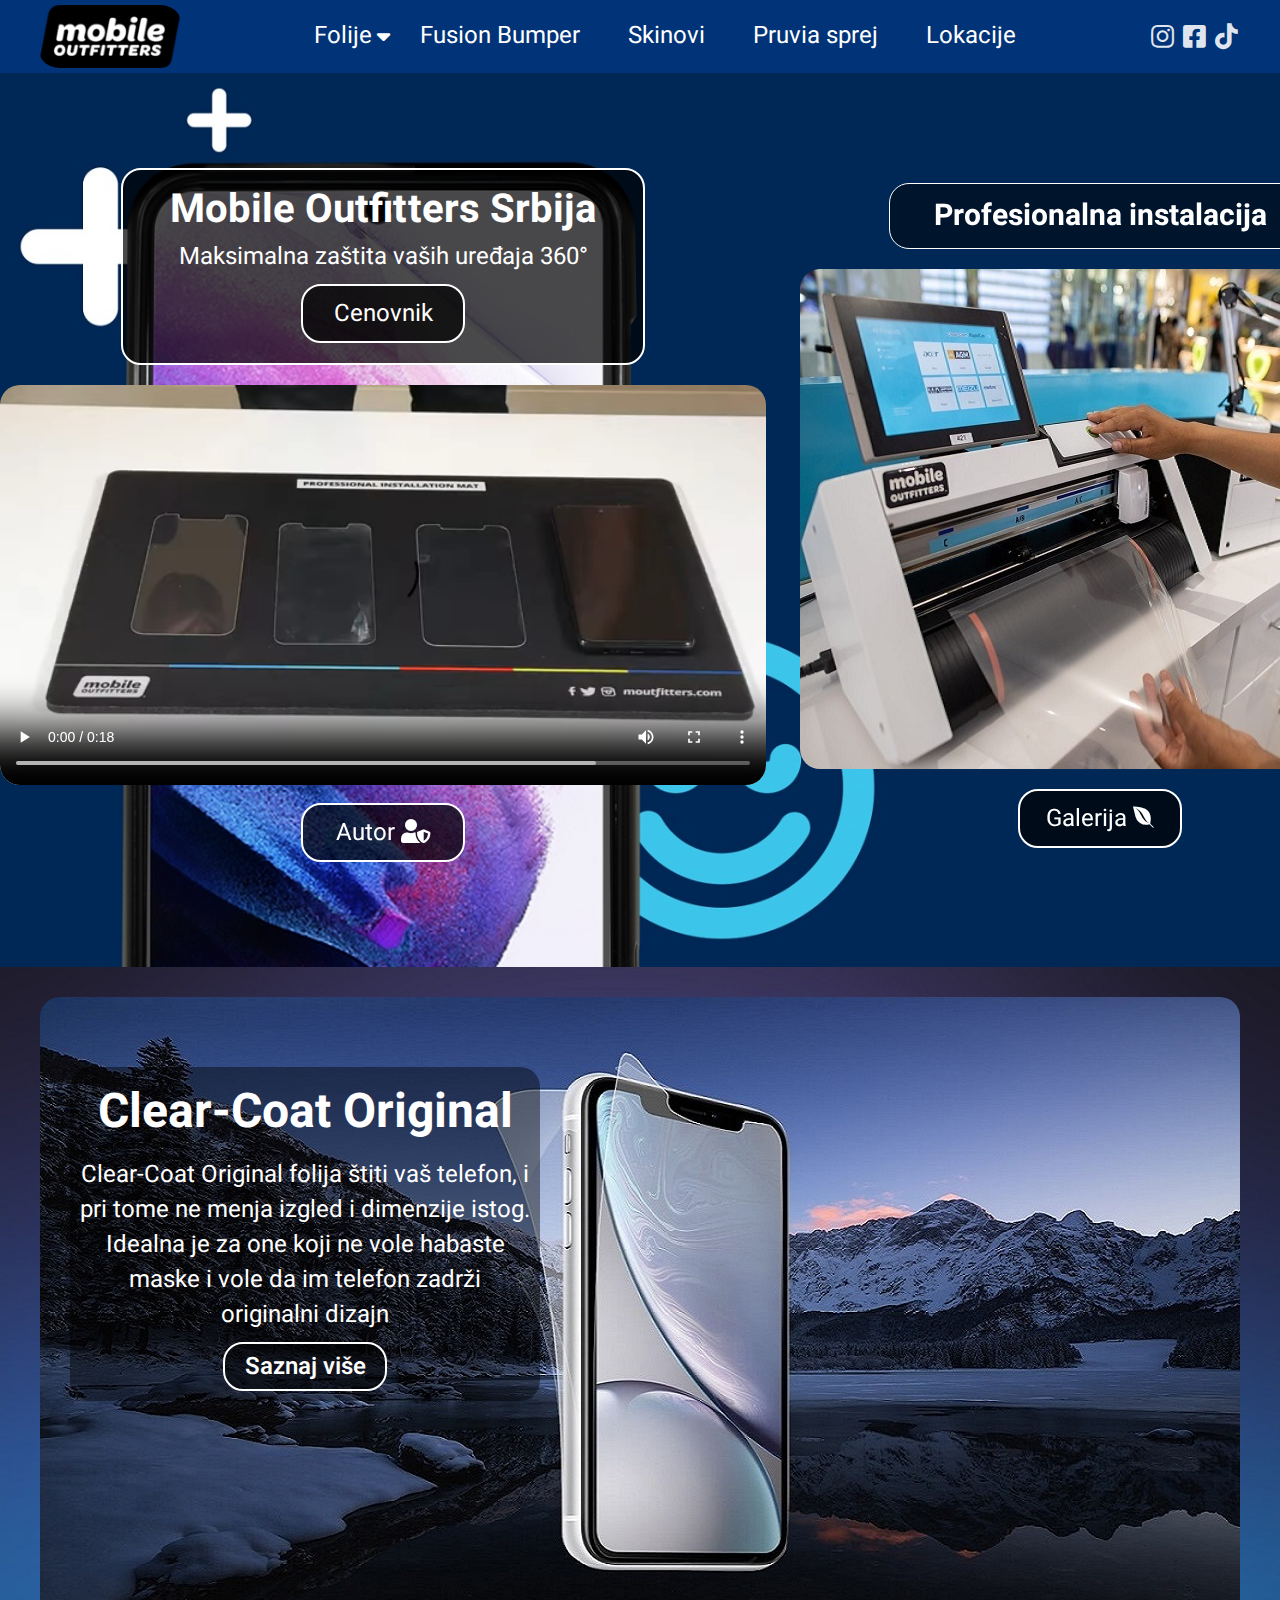
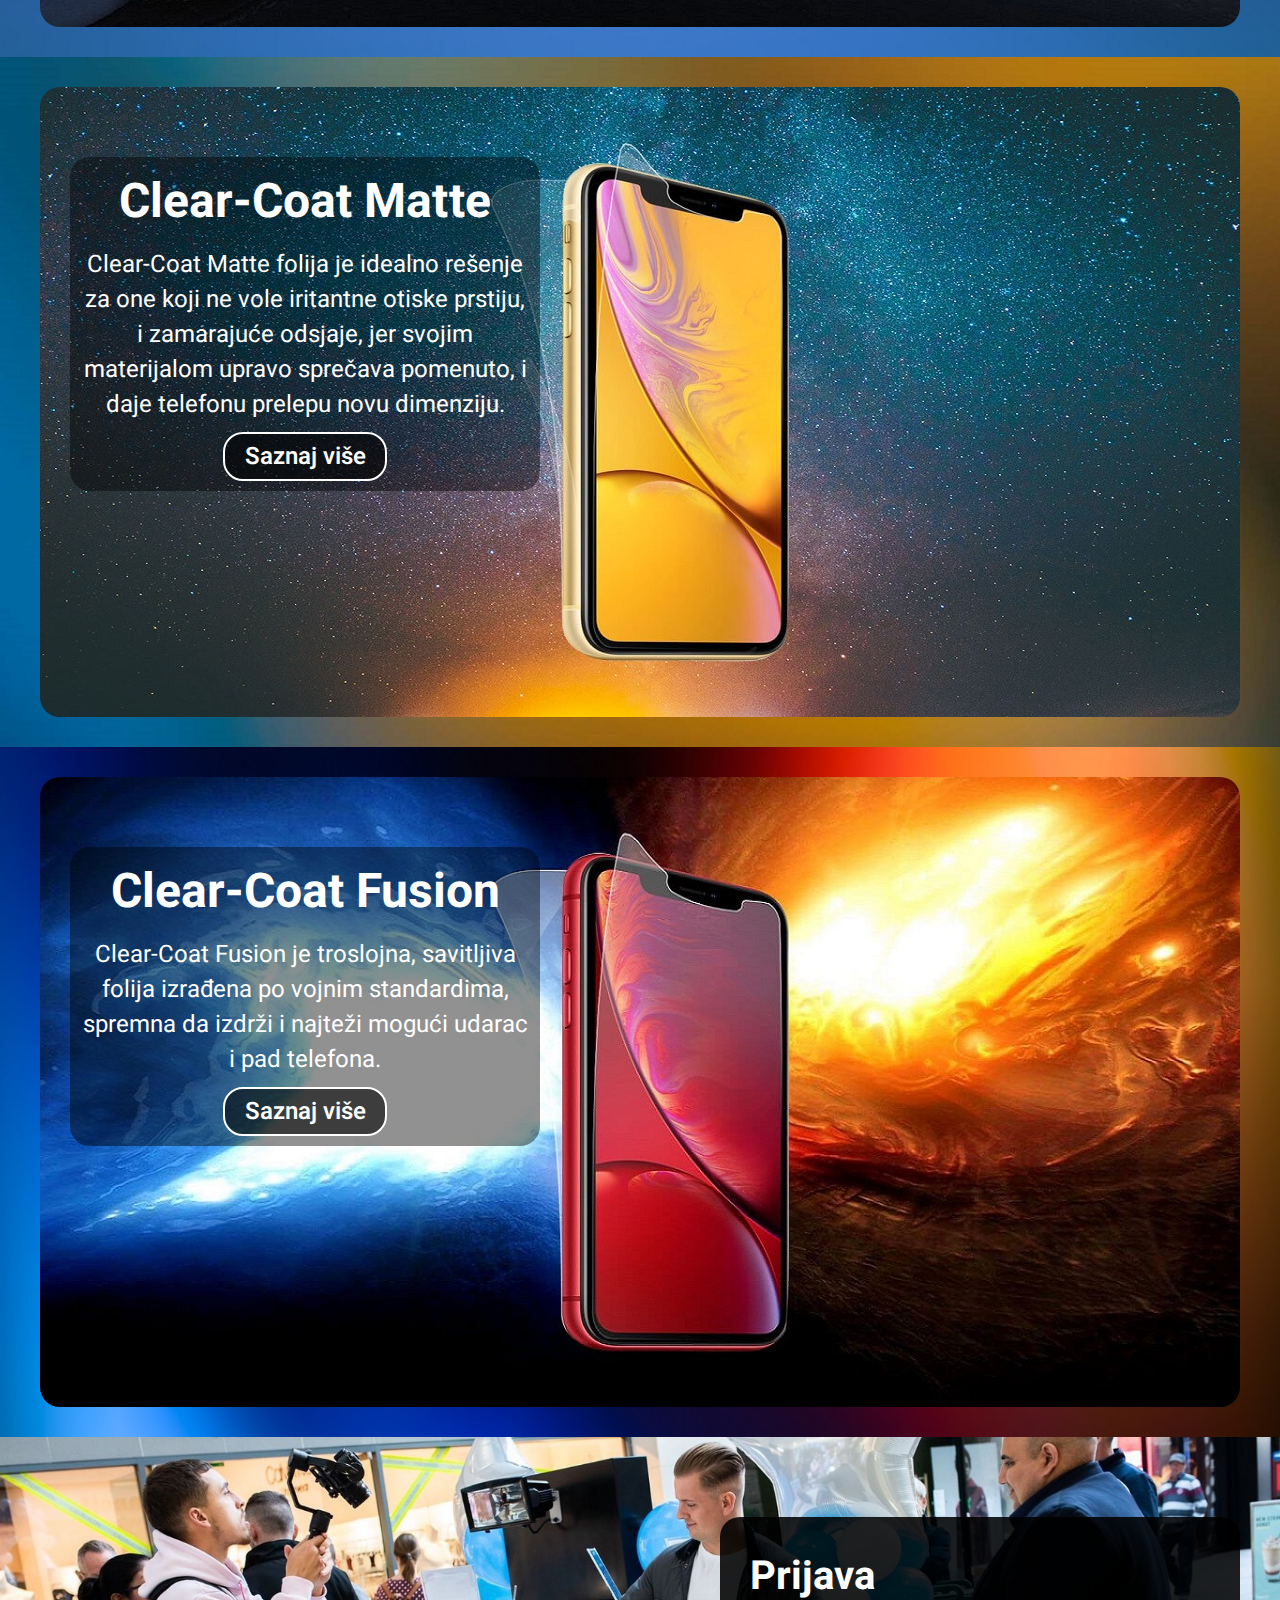
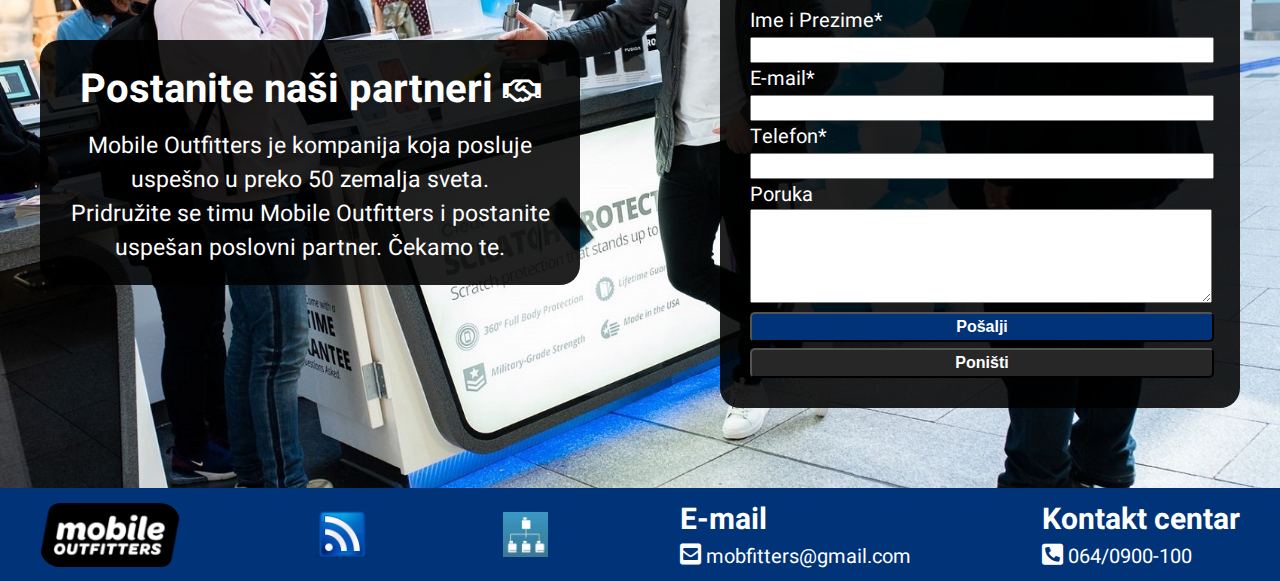
<file: index.html>
<!DOCTYPE html>
<html>
    <head>
        <meta charset="utf-8"/>
        <meta name="author" content="Nikola Janjić"/>
        <meta name="keywords" content="Mobile Outfitters Srbija, Folije"/>
        <meta name="desription" content="Najbolja zaštita mobilnih telefona"/>
        <link rel="preconnect" href="https://fonts.googleapis.com"/>
        <link rel="preconnect" href="https://fonts.gstatic.com" crossorigin/>
        <link rel="stylesheet" href="https://fonts.googleapis.com/css2?family=Heebo:wght@200;300;400;600;700;800;900&amp;display=swap"/> 
        <title>Mobile Outfitters Srbija</title>
        <link rel="icon" href="slike/Mobile-Outfitters-Logo.png" />
        <link rel="stylesheet" type="text/css" href="css/style.css"/>
        <link rel="stylesheet" href="fontawesome-free-5.15.4-web/css/all.min.css" />
    </head>
    <body>
        <div id="contain">

                <header>
                    <div class="wrapper">
                        <div class="logo">
                            <a href="index.html"><img src="slike/Mobile-Outfitters-Logo.png" alt="Logo"/></a>
                        </div>
                        <nav>
                            <ul>
                                <li><a href="#">Folije <i class="fas fa-sort-down"></i></a>
                                    <ul>
                                        <li><a href="stranice/original.html">Clear-Coat Original</a></li>
                                        <li><a href="stranice/matte.html">Clear-Coat Matte</a></li>
                                        <li><a href="stranice/fusion.html">Clear-Coat Fusion</a></li>
                                    </ul>
                                </li>
                                <li><a href="stranice/bumper.html">Fusion Bumper</a></li>
                                <li><a href="stranice/skins.html">Skinovi</a></li>
                                <li><a href="stranice/pruvia.html">Pruvia sprej</a></li>
                                <li><a href="stranice/lokacije.html">Lokacije</a></li>
                            </ul>
                        </nav>
                        <div id="social">
                            <a href="https://www.instagram.com/mobileoutfitterssrbija/?hl=en" target="_blank"><i class="fab fa-instagram mreze"></i></a>
                            <a href="https://www.facebook.com/mobileoutfittersserbia/" target="_blank"><i class="fab fa-facebook-square mreze"></i></a>
                            <a href="https://twitter.com/mobileoutfitter?lang=fr" target="_blank"><i class="fab fa-tiktok mreze"></i></a>
                        </div>
                </div><!--end of .wrapper-->
            </header><!--end of header-->

            <div id="uvod">
                <div class="wrapper">
                    <div id="mainUvoda">
                        <div id="uvodniTekst">
                            <h1>Mobile Outfitters Srbija</h1>
                            <span id="miniTekst">Maksimalna zaštita vaših uređaja 360&#176;</span>
                            <span><a href="stranice/cenovnik.html">Cenovnik</a></span>
                        </div>
                        <div id="videoMob">
                            <video controls class="video">
                                <source src="video/fusion_vs_glass.mp4" type="video/mp4"/>
                            </video>
                        </div>
                        <div id="autorSajta">
                            <span id="spanAut"><a href="stranice/autor.html">Autor <i class="fas fa-user-shield"></i></a></span>
                        </div>
                    </div>
                    <div id="slider">
                        <span id="textInst"><h2>Profesionalna instalacija</h2></span>
                        <div id="pictSlide">
                        
                        </div>
                        <div id="galerija">
                            <span><a href="stranice/galerija.html">Galerija <i class="fab fa-envira"></i></a></span>
                        </div>
                    </div>
                </div><!--end of .wrapper-->
            </div><!--end of #uvod-->
            
           <div id="glavneFolije">
                <div id="clearCoat" class="tekstMain">
                    <div class="wrapper clearCoatFlex">
                        <div class="textFolija">
                            <h1>Clear-Coat Original</h1>
                            <p>Clear-Coat Original folija štiti vaš telefon, i pri tome ne menja izgled i dimenzije istog. Idealna je za one koji ne vole habaste maske i vole da im telefon zadrži originalni dizajn</p>
                            <span class="spanTeksta"><a href="stranice/original.html">Saznaj više</a></span>
                        </div><!--end of .text-->
                    </div><!--end of .wrapper-->
                </div><!-- #ClearCoat-->
                <div id="matte" class="tekstMain">
                    <div class="wrapper matteflex">
                        <div class="textFolija">
                            <h1>Clear-Coat Matte</h1>
                            <p>Clear-Coat Matte folija je idealno rešenje za one koji ne vole iritantne otiske prstiju, i zamarajuće odsjaje, jer svojim materijalom upravo sprečava pomenuto, i daje telefonu prelepu novu dimenziju.</p>
                            <span class="spanTeksta"><a href="stranice/matte.html">Saznaj više</a></span>
                        </div><!-- end of .textMate-->
                    </div><!--end of .wrapper-->
                </div><!-- end of #mate -->
                <div id="fusion" class="tekstMain">
                    <div class="wrapper fusionflex">
                        <div class="textFolija">
                            <h1>Clear-Coat Fusion</h1>
                            <p>Clear-Coat Fusion je troslojna, savitljiva folija izrađena po vojnim standardima, spremna da izdrži i najteži mogući udarac i pad telefona.</p>
                            <span class="spanTeksta"><a href="stranice/fusion.html">Saznaj više</a></span>
                        </div><!--end of .textFolija-->
                    </div><!-- end of .fusionflex -->
                </div><!-- end of #glavneFolije-->
            </div><!--end of #glavneFolije-->

            <div id="partnerstvo">
                
                <div class="wrapper">
                    <div id="tekstPartner">
                        <h1>Postanite naši partneri <i class="far fa-handshake iconsPartnership"></i></h1>
                        <p>Mobile Outfitters je kompanija koja posluje uspešno u preko 50 zemalja sveta. <br/> Pridružite se timu Mobile Outfitters i postanite uspešan poslovni partner. Čekamo te.</p>
                    </div>
                    <form id="partnerPart" name="partnerPart" method="post" action="kontakt.php">
                            <div id="naslovForme"><h1>Prijava</h1></div>
                            <div class="inputi">
                                <label for="imePrezime">Ime i Prezime&#42; </label>
                                <input type="text" id="imePrezime" required/>
                            </div>
                            <div class="inputi">
                                <label for="email">E-mail&#42;</label>
                                <input type="text" id="email" required/>
                            </div>
                            <div class="inputi">
                                <label for="telefon">Telefon&#42;</label>
                                <input type="text" id="telefon" required/>
                            </div>
                            <div class="inputi">
                                <label for="text">Poruka</label>
                                <textarea id="text" name="text" rows="4"></textarea>
                            </div>
                            <div class="inputi">
                                <input type="submit" id="potvrda" name="potvrda" class="button" value="Pošalji"/> <input type="reset" id="reset" name="resetovanje" value="Poništi" class="button"/>
                            </div>
                    </form><!-- end of form-->

                </div><!--end of .wrapper-->
            </div><!-- end of #partnerstvo-->
            
            <footer>
                <div class="wrapper">
                    <div class="logo">
                        <a href="index.html"><img src="slike/Mobile-Outfitters-Logo.png" alt="logo"/></a> 
                    </div>
                    <div id="rss">
                        <a href="rss.xml" target="_blank"><img src="slike/rss_blue.png" alt="rssIcon" /></a>
                    </div>
                    <div id="sitemap">
                        <a href="sitemap.xml" target="_blank"><img src="slike/sitemap.jpg" alt="sitemap"/></a>
                    </div>
                    <div id="email" class="infPoz">
                        <ul>
                            <li><h2>E-mail</h2></li>
                            <li><a href="http://gmail.com" target="_blank"><i class="fas fa-envelope-square ikonsFooter"></i> mobfitters&#64;gmail&#46;com</a></li>
                        </ul>
                    </div>
                    <div class="infPoz">
                        <ul>
                            <li><h2>Kontakt centar</h2></li>
                            <li><i class="fas fa-phone-square-alt ikonsFooter"></i> 064/0900-100</li>
                        </ul>
                    </div>
                </div><!--end of .wrapper-->
            </footer><!-- end of footer-->
            
        </div><!--end of #contain-->
    </body>
</html>
</file>
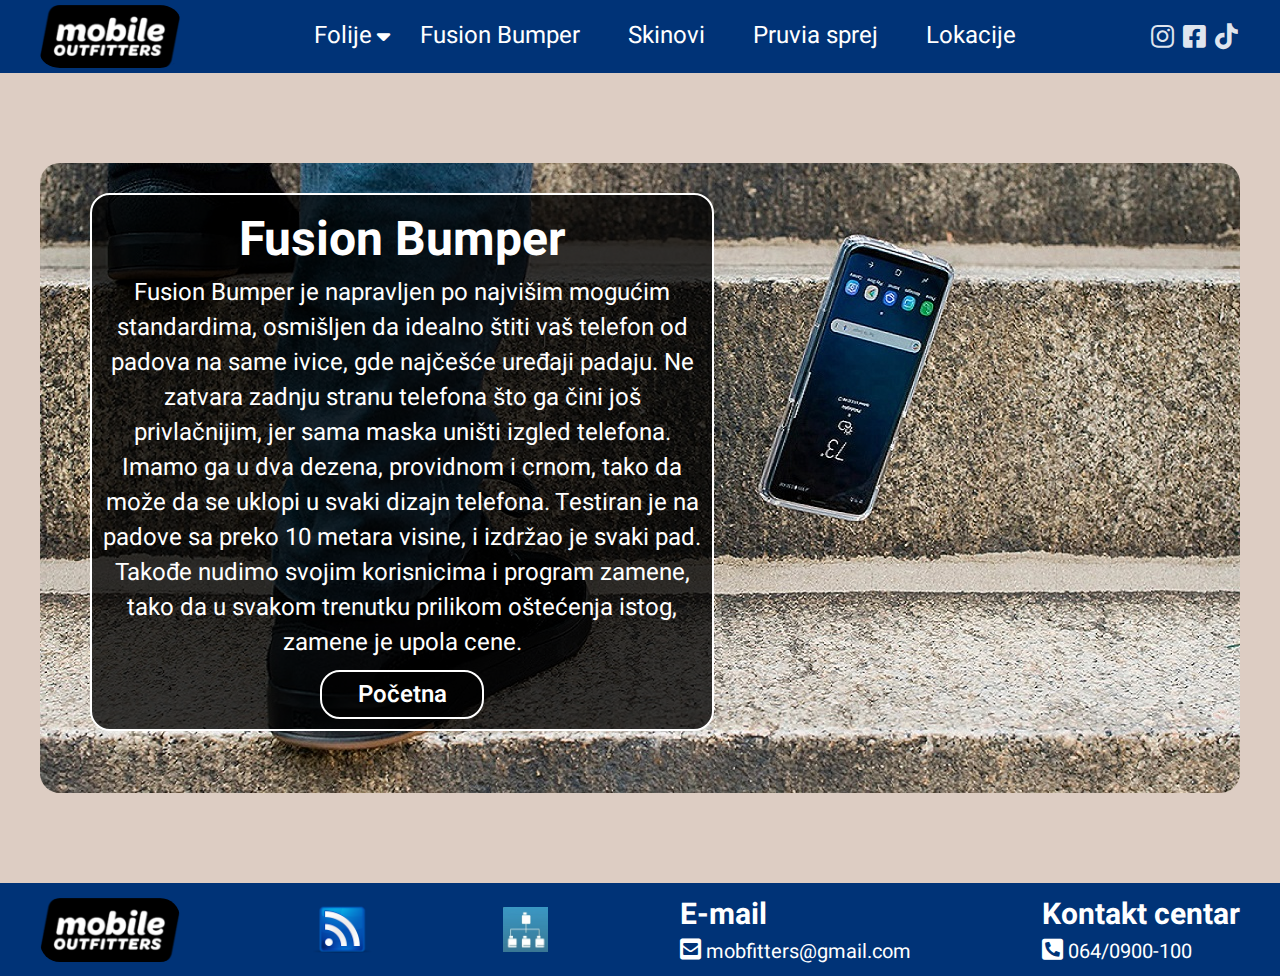
<file: stranice/bumper.html>
<!DOCTYPE html>
<html>
    <head>
        <meta charset="utf-8"/>
        <meta name="author" content="Nikola Janjić"/>
        <meta name="keywords" content="Fusion-Bumper, padova"/>
        <meta name="desription" content="idealno rešenje od padova na ivicu telefona"/>
        <link rel="preconnect" href="https://fonts.googleapis.com"/>
        <link rel="preconnect" href="https://fonts.gstatic.com" crossorigin/>
        <link rel="stylesheet" href="https://fonts.googleapis.com/css2?family=Heebo:wght@200;300;400;600;700;800;900&amp;display=swap"/> 
        <title>Fusion Bumper</title>
        <link rel="icon" href="../slike/Mobile-Outfitters-Logo.png" />
        <link rel="stylesheet" type="text/css" href="../css/style.css"/>
        <link rel="stylesheet" href="../fontawesome-free-5.15.4-web/css/all.min.css" />
    </head>
    <body>
        <section>

            <header>
                <div class="wrapper">
                    <div class="logo">
                        <a href="../index.html"><img src="../slike/Mobile-Outfitters-Logo.png" alt="Logo"/></a>
                    </div>
                    <nav>
                        <ul>
                            <li><a href="#">Folije <i class="fas fa-sort-down"></i></a>
                                <ul>
                                    <li><a href="../stranice/original.html">Clear-Coat Original</a></li>
                                    <li><a href="../stranice/matte.html">Clear-Coat Matte</a></li>
                                    <li><a href="../stranice/fusion.html">Clear-Coat Fusion</a></li>
                                </ul>
                            </li>
                            <li><a href="../stranice/bumper.html">Fusion Bumper</a></li>
                            <li><a href="../stranice/skins.html">Skinovi</a></li>
                            <li><a href="../stranice/pruvia.html">Pruvia sprej</a></li>
                            <li><a href="../stranice/lokacije.html">Lokacije</a></li>
                        </ul>
                    </nav>
                    <div id="social">
                        <a href="https://www.instagram.com/mobileoutfitterssrbija/?hl=en" target="_blank"><i class="fab fa-instagram mreze"></i></a>
                        <a href="https://www.facebook.com/mobileoutfittersserbia/" target="_blank"><i class="fab fa-facebook-square mreze"></i></a>
                        <a href="https://twitter.com/mobileoutfitter?lang=fr" target="_blank"><i class="fab fa-tiktok mreze"></i></a>
                    </div>
            </div><!--end of .wrapper-->
        </header><!--end of header-->

        <div id="mainBumper">
            <div class="wrapper">
                <div class="veciTekst">
                    <h1>Fusion Bumper</h1>
                    <p>Fusion Bumper je napravljen po najvišim mogućim standardima, osmišljen da idealno štiti vaš telefon od padova na same ivice, gde najčešće uređaji padaju. Ne zatvara zadnju stranu telefona što ga čini još privlačnijim, jer sama maska uništi izgled telefona. Imamo ga u dva dezena, providnom i crnom, tako da može da se uklopi u svaki dizajn telefona. Testiran je na padove sa preko 10 metara visine, i izdržao je svaki pad. Takođe nudimo svojim korisnicima i program zamene, tako da u svakom trenutku prilikom oštećenja istog, zamene je upola cene. </p>
                    <span class="spanTeksta"><a href="../index.html">Početna</a></span>
                </div>
            </div><!-- end of .wrapper -->
        </div><!-- end of #mainOriginal -->

        <footer>
            <div class="wrapper">
                <div class="logo">
                    <a href="../index.html"><img src="../slike/Mobile-Outfitters-Logo.png" alt="logo"/></a> 
                </div>
                <div id="rss">
                    <a href="../rss.xml" target="_blank"><img src="../slike/rss_blue.png" alt="rssIcon" /></a>
                </div>
                <div id="sitemap">
                    <a href="../sitemap.xml" target="_blank"><img src="../slike/sitemap.jpg" alt="sitemap"/></a>
                </div>
                <div id="email" class="infPoz">
                    <ul>
                        <li><h2>E-mail</h2></li>
                        <li><a href="http://gmail.com" target="_blank"><i class="fas fa-envelope-square ikonsFooter"></i> mobfitters&#64;gmail&#46;com</a></li>
                    </ul>
                </div>
                <div class="infPoz">
                    <ul>
                        <li><h2>Kontakt centar</h2></li>
                        <li><i class="fas fa-phone-square-alt ikonsFooter"></i> 064/0900-100</li>
                    </ul>
                </div>
            </div><!--end of .wrapper-->
        </footer><!-- end of footer-->


        </section> <!-- end of section-->
    </body>
</html>
</file>
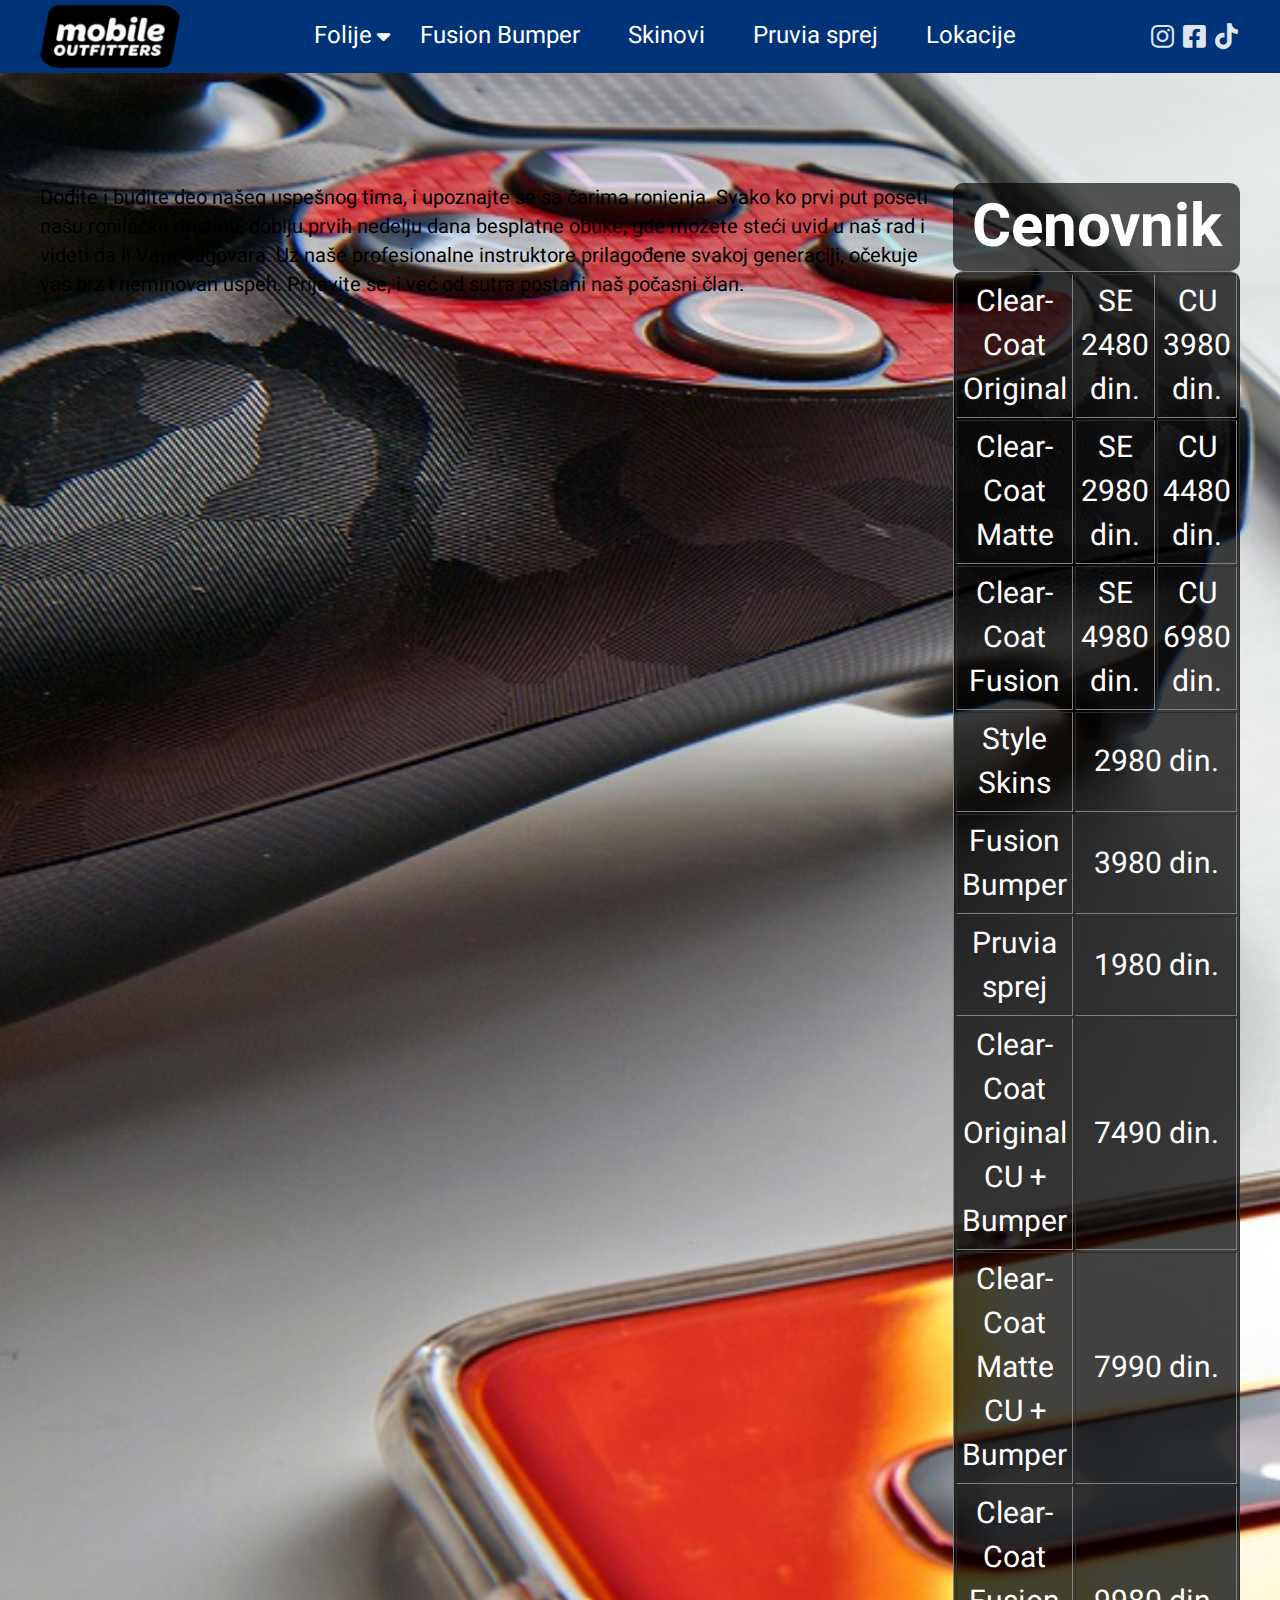
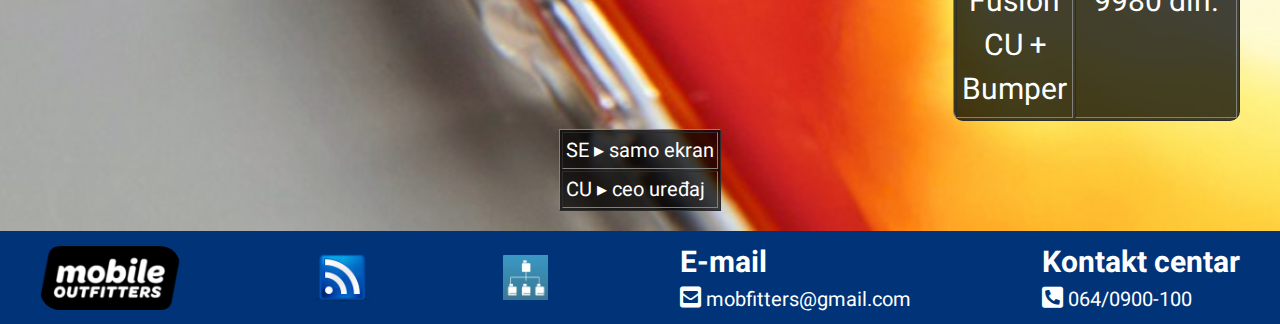
<file: stranice/cenovnik.html>
<!DOCTYPE html>
<html>
    <head>
        <meta charset="utf-8"/>
        <meta name="author" content="Nikola Janjić"/>
        <meta name="keywords" content="cene, samo ekran, ceo uređaj"/>
        <meta name="desription" content="cenovnik proizvoda"/>
        <link rel="preconnect" href="https://fonts.googleapis.com"/>
        <link rel="preconnect" href="https://fonts.googleapis.com"/>
        <link rel="preconnect" href="https://fonts.gstatic.com" crossorigin/>
        <link rel="stylesheet" href="https://fonts.googleapis.com/css2?family=Heebo:wght@200;300;400;600;700;800;900&amp;display=swap"/> 
        <title>Cenovnik</title>
        <link rel="icon" href="../slike/Mobile-Outfitters-Logo.png" />
        <link rel="stylesheet" type="text/css" href="../css/style.css"/>
        <link rel="stylesheet" href="../fontawesome-free-5.15.4-web/css/all.min.css" />
    </head>
    <body>
        <section>
            <header>
                <div class="wrapper">
                    <div class="logo">
                        <a href="../index.html"><img src="../slike/Mobile-Outfitters-Logo.png" alt="Logo"/></a>
                    </div>
                    <nav>
                        <ul>
                            <li><a href="#">Folije <i class="fas fa-sort-down"></i></a>
                                <ul>
                                    <li><a href="../stranice/original.html">Clear-Coat Original</a></li>
                                    <li><a href="../stranice/matte.html">Clear-Coat Matte</a></li>
                                    <li><a href="../stranice/fusion.html">Clear-Coat Fusion</a></li>
                                </ul>
                            </li>
                            <li><a href="../stranice/bumper.html">Fusion Bumper</a></li>
                            <li><a href="../stranice/skins.html">Skinovi</a></li>
                            <li><a href="../stranice/pruvia.html">Pruvia sprej</a></li>
                            <li><a href="../stranice/lokacije.html">Lokacije</a></li>
                        </ul>
                    </nav>
                    <div id="social">
                        <a href="https://www.instagram.com/mobileoutfitterssrbija/?hl=en" target="_blank"><i class="fab fa-instagram mreze"></i></a>
                        <a href="https://www.facebook.com/mobileoutfittersserbia/" target="_blank"><i class="fab fa-facebook-square mreze"></i></a>
                        <a href="https://twitter.com/mobileoutfitter?lang=fr" target="_blank"><i class="fab fa-tiktok mreze"></i></a>
                    </div>
            </div><!--end of .wrapper-->
        </header><!--end of header-->

            <div id="centar">
                <div class="wrapper">
                    <div id="textCenovnik">
                        <p>Dođite i budite deo našeg uspešnog tima, i upoznajte se sa čarima ronjenja. Svako ko prvi put poseti našu ronilačku družinu, dobiju prvih nedelju dana besplatne obuke, gde možete steći uvid u naš rad i videti da li Vam odgovara. Uz naše profesionalne instruktore prilagođene svakoj generaciji, očekuje vas brz i neminovan uspeh. Prijavite se, i već od sutra postani naš počasni član.
                        </p>
                    </div>
                    <table border='1' id="tabelaCene">
                        <tbody>
                            <caption><h1>Cenovnik</h1></caption>
                            <tr>
                                <td>Clear-Coat Original</td>
                                <td>SE 2480 din.</td>
                                <td>CU 3980 din.</td>
                            </tr>
                            <tr>
                                <td>Clear-Coat Matte</td>
                                <td>SE 2980 din.</td>
                                <td>CU 4480 din.</td>
                            </tr>
                            <tr>
                                <td>Clear-Coat Fusion</td>
                                <td>SE 4980 din.</td>
                                <td>CU 6980 din.</td>
                            </tr>
                            <tr>
                                <td>Style Skins</td>
                                <td colspan="2">2980 din.</td>
                            </tr>
                            <tr>
                                <td>Fusion Bumper</td>
                                <td colspan="2">3980 din.</td>
                            </tr>
                            <tr>
                                <td>Pruvia sprej</td>
                                <td colspan="2">1980 din.</td>
                            </tr>
                            <tr>
                                <td>Clear-Coat Original CU + Bumper</td>
                                <td colspan="2">7490 din.</td>
                            </tr>
                            <tr>
                                <td>Clear-Coat Matte CU + Bumper</td>
                                <td colspan="2">7990 din.</td>
                            </tr>
                            <tr>
                                <td>Clear-Coat Fusion CU + Bumper</td>
                                <td colspan="2">9980 din.</td>
                            </tr>
                        </tbody>
                    </table>
                    <div id="smernice">
                        <table border='1'>
                            <tbody>
                                <tr>
                                    <td>SE &#9656; samo ekran</td>
                                </tr>
                                <tr>
                                    <td>CU &#9656; ceo uređaj</td>
                                </tr>
                            </tbody>
                        </table>
                    </div>
                    
                </div><!--end of .wrapper-->
            </div><!--end of #center-->

            <footer>
                <div class="wrapper">
                    <div class="logo">
                        <a href="../index.html"><img src="../slike/Mobile-Outfitters-Logo.png" alt="logo"/></a> 
                    </div>
                    <div id="rss">
                        <a href="../rss.xml" target="_blank"><img src="../slike/rss_blue.png" alt="rssIcon" /></a>
                    </div>
                    <div id="sitemap">
                        <a href="../sitemap.xml" target="_blank"><img src="../slike/sitemap.jpg" alt="sitemap"/></a>
                    </div>
                    <div id="email" class="infPoz">
                        <ul>
                            <li><h2>E-mail</h2></li>
                            <li><a href="http://gmail.com" target="_blank"><i class="fas fa-envelope-square ikonsFooter"></i> mobfitters&#64;gmail&#46;com</a></li>
                        </ul>
                    </div>
                    <div class="infPoz">
                        <ul>
                            <li><h2>Kontakt centar</h2></li>
                            <li><i class="fas fa-phone-square-alt ikonsFooter"></i> 064/0900-100</li>
                        </ul>
                    </div>
                </div><!--end of .wrapper-->
            </footer><!-- end of footer-->

        </section>
    </body>
</html>
</file>
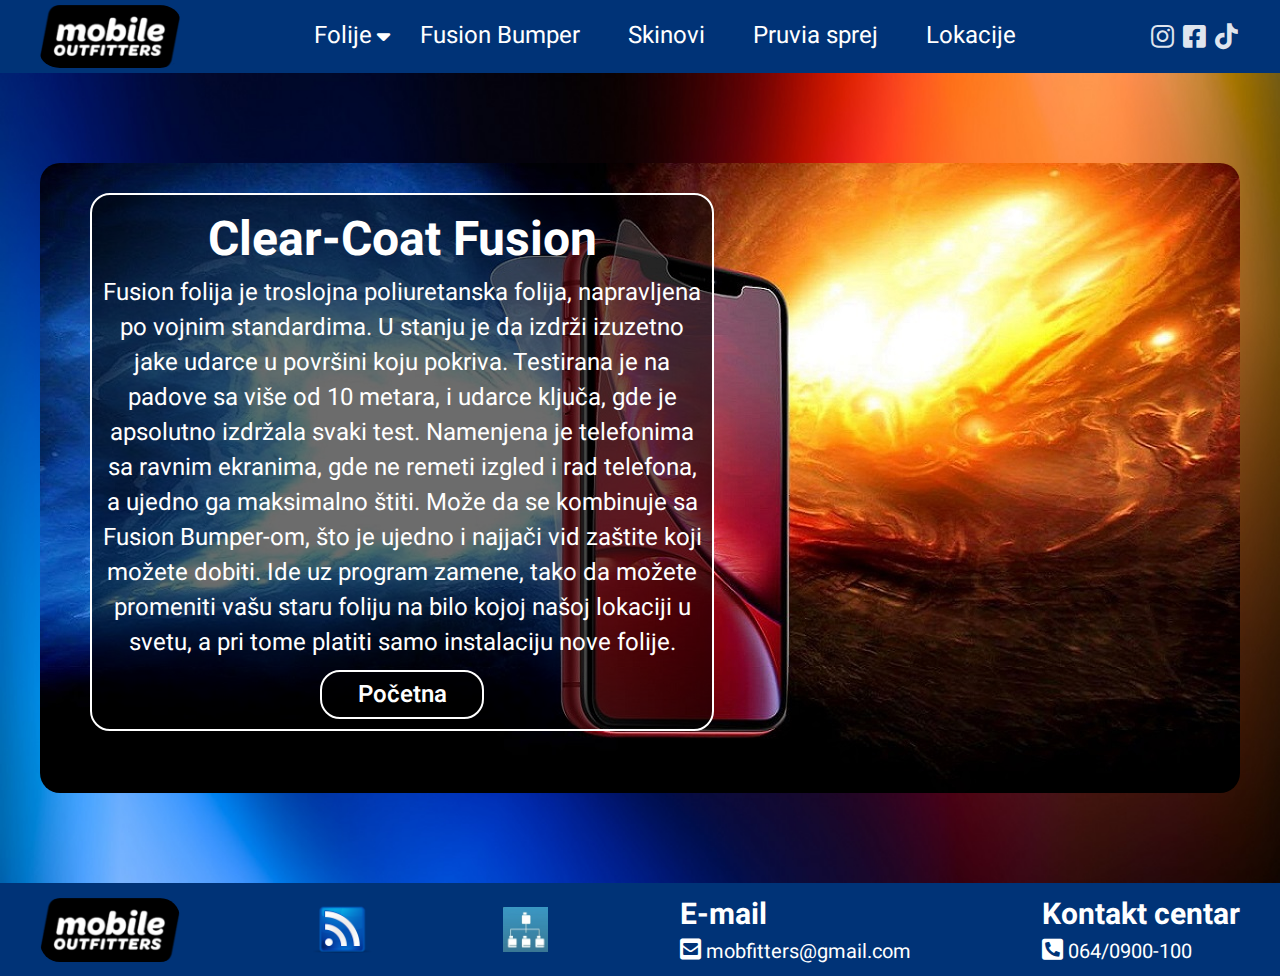
<file: stranice/fusion.html>
<!DOCTYPE html>
<html>
    <head>
        <meta charset="utf-8"/>
        <meta name="author" content="Nikola Janjić"/>
        <meta name="keywords" content="fusion, Clear Coat Fusion"/>
        <meta name="desription" content="zaštita koja maksimalno štiti vaš uređaj"/>
        <link rel="preconnect" href="https://fonts.googleapis.com"/>
        <link rel="preconnect" href="https://fonts.gstatic.com" crossorigin/>
        <link rel="stylesheet" href="https://fonts.googleapis.com/css2?family=Heebo:wght@200;300;400;600;700;800;900&amp;display=swap"/> 
        <title>Clear-Coat Fusion</title>
        <link rel="icon" href="../slike/Mobile-Outfitters-Logo.png" />
        <link rel="stylesheet" type="text/css" href="../css/style.css"/>
        <link rel="stylesheet" href="../fontawesome-free-5.15.4-web/css/all.min.css" />
    </head>
    <body>
        <section>
            <header>
                <div class="wrapper">
                    <div class="logo">
                        <a href="../index.html"><img src="../slike/Mobile-Outfitters-Logo.png" alt="Logo"/></a>
                    </div>
                    <nav>
                        <ul>
                            <li><a href="#">Folije <i class="fas fa-sort-down"></i></a>
                                <ul>
                                    <li><a href="../stranice/original.html">Clear-Coat Original</a></li>
                                    <li><a href="../stranice/matte.html">Clear-Coat Matte</a></li>
                                    <li><a href="../stranice/fusion.html">Clear-Coat Fusion</a></li>
                                </ul>
                            </li>
                            <li><a href="../stranice/bumper.html">Fusion Bumper</a></li>
                            <li><a href="../stranice/skins.html">Skinovi</a></li>
                            <li><a href="../stranice/pruvia.html">Pruvia sprej</a></li>
                            <li><a href="../stranice/lokacije.html">Lokacije</a></li>
                        </ul>
                    </nav>
                    <div id="social">
                        <a href="https://www.instagram.com/mobileoutfitterssrbija/?hl=en" target="_blank"><i class="fab fa-instagram mreze"></i></a>
                        <a href="https://www.facebook.com/mobileoutfittersserbia/" target="_blank"><i class="fab fa-facebook-square mreze"></i></a>
                        <a href="https://twitter.com/mobileoutfitter?lang=fr" target="_blank"><i class="fab fa-tiktok mreze"></i></a>
                    </div>
            </div><!--end of .wrapper-->
        </header><!--end of header-->
        
        <div id="mainFusion">
            <div class="wrapper">
                <div class="veciTekst">
                    <h1>Clear-Coat Fusion</h1>
                    <p>Fusion folija je troslojna poliuretanska folija, napravljena po vojnim standardima. U stanju je da izdrži izuzetno jake udarce u površini koju pokriva. Testirana je na padove sa više od 10 metara, i udarce ključa, gde je apsolutno izdržala svaki test. Namenjena je telefonima sa ravnim ekranima, gde ne remeti izgled i rad telefona, a ujedno ga maksimalno štiti. Može da se kombinuje sa Fusion Bumper-om, što je ujedno i najjači vid zaštite koji možete dobiti. Ide uz program zamene, tako da možete promeniti vašu staru foliju na bilo kojoj našoj lokaciji u svetu, a pri tome platiti samo instalaciju nove folije.</p></p>
                    <span class="spanTeksta"><a href="../index.html">Početna</a></span>
                </div>
            </div><!-- end of .wrapper -->
        </div><!-- end of #mainOriginal -->

        <footer>
            <div class="wrapper">
                <div class="logo">
                    <a href="../index.html"><img src="../slike/Mobile-Outfitters-Logo.png" alt="logo"/></a> 
                </div>
                <div id="rss">
                    <a href="../rss.xml" target="_blank"><img src="../slike/rss_blue.png" alt="rssIcon" /></a>
                </div>
                <div id="sitemap">
                    <a href="../sitemap.xml" target="_blank"><img src="../slike/sitemap.jpg" alt="sitemap"/></a>
                </div>
                <div id="email" class="infPoz">
                    <ul>
                        <li><h2>E-mail</h2></li>
                        <li><a href="http://gmail.com" target="_blank"><i class="fas fa-envelope-square ikonsFooter"></i> mobfitters&#64;gmail&#46;com</a></li>
                    </ul>
                </div>
                <div class="infPoz">
                    <ul>
                        <li><h2>Kontakt centar</h2></li>
                        <li><i class="fas fa-phone-square-alt ikonsFooter"></i> 064/0900-100</li>
                    </ul>
                </div>
            </div><!--end of .wrapper-->
        </footer><!-- end of footer-->
    </section>

    </body>
</html>
</file>
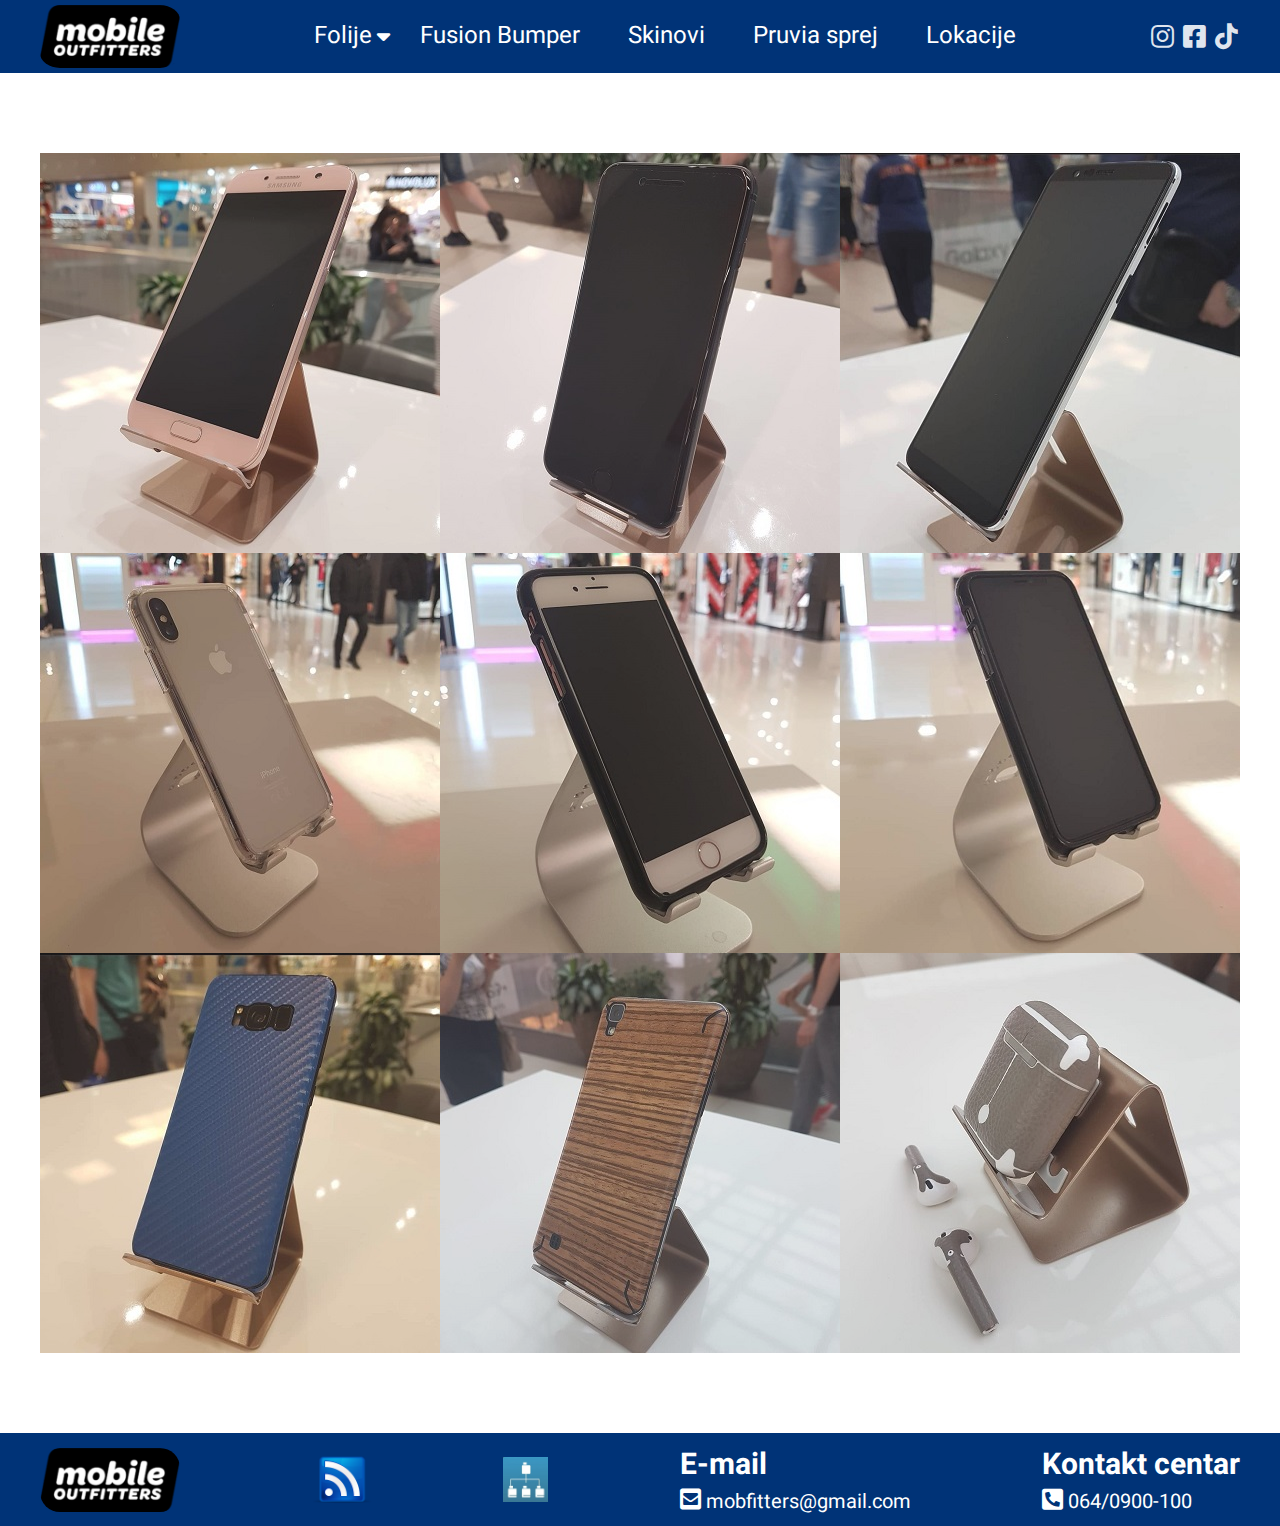
<file: stranice/galerija.html>
<!DOCTYPE html>
<html>
    <head>
        <meta charset="utf-8"/>
        <meta name="author" content="Nikola Janjić"/>
        <meta name="keywords" content="galerija, slike"/>
        <meta name="desription" content="galerija slika zaštićenih telefona"/>
        <link rel="preconnect" href="https://fonts.googleapis.com"/>
        <link rel="preconnect" href="https://fonts.gstatic.com" crossorigin/>
        <link rel="stylesheet" href="https://fonts.googleapis.com/css2?family=Heebo:wght@200;300;400;600;700;800;900&amp;display=swap"/> 
        <title>Galerija</title>
        <link rel="icon" href="../slike/Mobile-Outfitters-Logo.png" />
        <link rel="stylesheet" type="text/css" href="../css/style.css"/>
        <link rel="stylesheet" href="../fontawesome-free-5.15.4-web/css/all.min.css" />
    </head>
    <body>
        <section>
            <header>
                <div class="wrapper">
                    <div class="logo">
                        <a href="../index.html"><img src="../slike/Mobile-Outfitters-Logo.png" alt="Logo"/></a>
                    </div>
                    <nav>
                        <ul>
                            <li><a href="#">Folije <i class="fas fa-sort-down"></i></a>
                                <ul>
                                    <li><a href="../stranice/original.html">Clear-Coat Original</a></li>
                                    <li><a href="../stranice/matte.html">Clear-Coat Matte</a></li>
                                    <li><a href="../stranice/fusion.html">Clear-Coat Fusion</a></li>
                                </ul>
                            </li>
                            <li><a href="../stranice/bumper.html">Fusion Bumper</a></li>
                            <li><a href="../stranice/skins.html">Skinovi</a></li>
                            <li><a href="../stranice/pruvia.html">Pruvia sprej</a></li>
                            <li><a href="../stranice/lokacije.html">Lokacije</a></li>
                        </ul>
                    </nav>
                    <div id="social">
                        <a href="https://www.instagram.com/mobileoutfitterssrbija/?hl=en" target="_blank"><i class="fab fa-instagram mreze"></i></a>
                        <a href="https://www.facebook.com/mobileoutfittersserbia/" target="_blank"><i class="fab fa-facebook-square mreze"></i></a>
                        <a href="https://twitter.com/mobileoutfitter?lang=fr" target="_blank"><i class="fab fa-tiktok mreze"></i></a>
                    </div>
            </div><!--end of .wrapper-->
        </header><!--end of header-->

        <div id="galerijaSlika">
            <div class="wrapper">
                <div class="slika">
                    <abbr title="Clear-Coat Original"><img src="../slike/galerijaSlika/1.jpg" alt="clearFolija" /></abbr>
                </div>
                <div class="slika">
                    <abbr title="Clear-Coat Fusion"><img src="../slike/galerijaSlika/2.jpg" alt="fusion" /></abbr>
                </div>
                <div class="slika">
                    <abbr title="Clear-Coat Matte"><img src="../slike/galerijaSlika/3.jpg" alt="matte" /></abbr>
                </div>
                <div class="slika">
                    <abbr title="Clear-Coat Original + Bumper"><img src="../slike/galerijaSlika/4.jpg" alt="org + bumper" /></abbr>
                </div>
                <div class="slika">
                    <abbr title="Clear-Coat Fusion + Bumper"><img src="../slike/galerijaSlika/5.jpg" alt="bumper" /></abbr>
                </div>
                <div class="slika">
                    <abbr title="Clear-Coat Matte + Bumper"><img src="../slike/galerijaSlika/6.jpg" alt="bumper" /></abbr>
                </div>
                <div class="slika">
                    <abbr title="Metalic Carbon"><img src="../slike/galerijaSlika/7.jpg" alt="bumper" /></abbr>
                </div>
                <div class="slika">
                    <abbr title="Zebra wood"><img src="../slike/galerijaSlika/8.jpg" alt="bumper" /></abbr>
                </div>
                <div class="slika">
                    <abbr title="Grey Leather"><img src="../slike/galerijaSlika/9.jpg" alt="bumper" /></abbr>
                </div>
            </div>
        </div>

        <footer>
            <div class="wrapper">
                <div class="logo">
                    <a href="../index.html"><img src="../slike/Mobile-Outfitters-Logo.png" alt="logo"/></a> 
                </div>
                <div id="rss">
                    <a href="../rss.xml" target="_blank"><img src="../slike/rss_blue.png" alt="rssIcon" /></a>
                </div>
                <div id="sitemap">
                    <a href="../sitemap.xml" target="_blank"><img src="../slike/sitemap.jpg" alt="sitemap"/></a>
                </div>
                <div id="email" class="infPoz">
                    <ul>
                        <li><h2>E-mail</h2></li>
                        <li><a href="http://gmail.com" target="_blank"><i class="fas fa-envelope-square ikonsFooter"></i> mobfitters&#64;gmail&#46;com</a></li>
                    </ul>
                </div>
                <div class="infPoz">
                    <ul>
                        <li><h2>Kontakt centar</h2></li>
                        <li><i class="fas fa-phone-square-alt ikonsFooter"></i> 064/0900-100</li>
                    </ul>
                </div>
            </div><!--end of .wrapper-->
        </footer><!-- end of footer-->

    </section>
    </body>
</html>
</file>
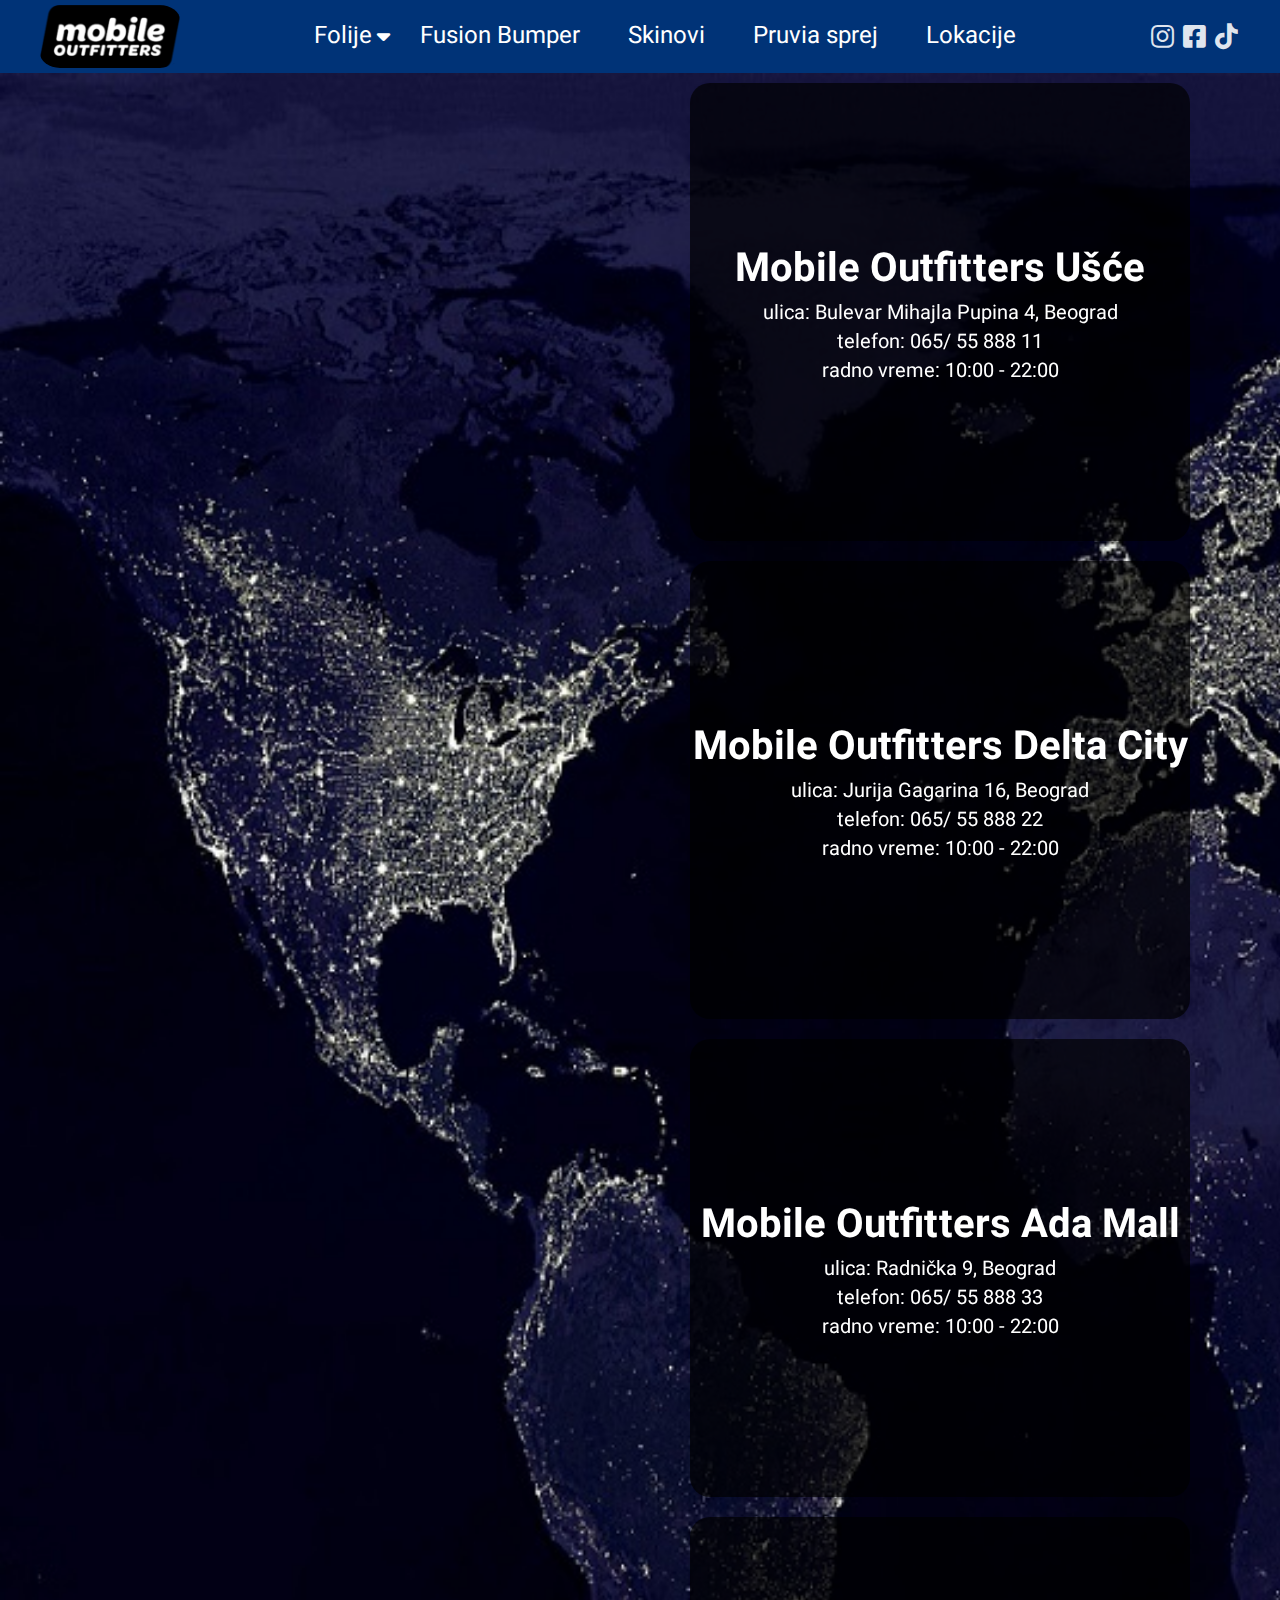
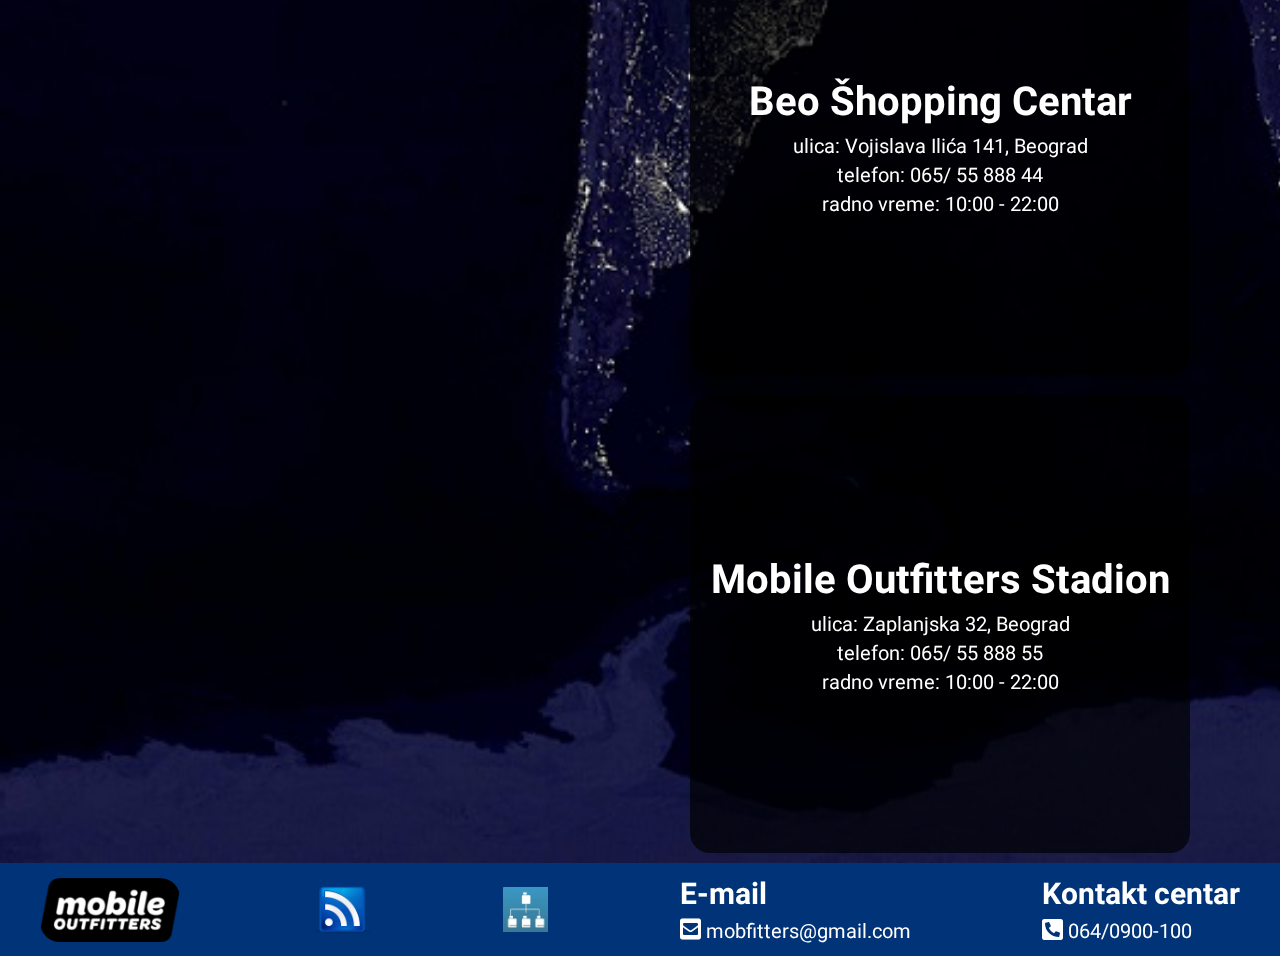
<file: stranice/lokacije.html>
<!DOCTYPE html>
<html>
    <head>
        <meta charset="utf-8"/>
        <meta name="author" content="Nikola Janjić"/>
        <meta name="keywords" content="lokacije, ulica, telefon, radno vreme"/>
        <meta name="desription" content="lokacija nasih poslovnica"/>
        <link rel="preconnect" href="https://fonts.googleapis.com"/>
        <link rel="preconnect" href="https://fonts.gstatic.com" crossorigin/>
        <link rel="stylesheet" href="https://fonts.googleapis.com/css2?family=Heebo:wght@200;300;400;600;700;800;900&amp;display=swap"/> 
        <title>Lokacije</title>
        <link rel="icon" href="../slike/Mobile-Outfitters-Logo.png" />
        <link rel="stylesheet" type="text/css" href="../css/style.css"/>
        <link rel="stylesheet" href="../fontawesome-free-5.15.4-web/css/all.min.css" />
    </head>
    <body>
        <section>
            <header>
                <div class="wrapper">
                    <div class="logo">
                        <a href="../index.html"><img src="../slike/Mobile-Outfitters-Logo.png" alt="Logo"/></a>
                    </div>
                    <nav>
                        <ul>
                            <li><a href="#">Folije <i class="fas fa-sort-down"></i></a>
                                <ul>
                                    <li><a href="../stranice/original.html">Clear-Coat Original</a></li>
                                    <li><a href="../stranice/matte.html">Clear-Coat Matte</a></li>
                                    <li><a href="../stranice/fusion.html">Clear-Coat Fusion</a></li>
                                </ul>
                            </li>
                            <li><a href="../stranice/bumper.html">Fusion Bumper</a></li>
                            <li><a href="../stranice/skins.html">Skinovi</a></li>
                            <li><a href="../stranice/pruvia.html">Pruvia sprej</a></li>
                            <li><a href="../stranice/lokacije.html">Lokacije</a></li>
                        </ul>
                    </nav>
                    <div id="social">
                        <a href="https://www.instagram.com/mobileoutfitterssrbija/?hl=en" target="_blank"><i class="fab fa-instagram mreze"></i></a>
                        <a href="https://www.facebook.com/mobileoutfittersserbia/" target="_blank"><i class="fab fa-facebook-square mreze"></i></a>
                        <a href="https://twitter.com/mobileoutfitter?lang=fr" target="_blank"><i class="fab fa-tiktok mreze"></i></a>
                    </div>
            </div><!--end of .wrapper-->
        </header><!--end of header-->

        <div id="mapsFitters">
            <div id="mapsUsce">
                <div class="wrapper">
                    <div class="map">
                        <iframe src="https://www.google.com/maps/embed?pb=!1m18!1m12!1m3!1d2830.3030934371104!2d20.43486061593073!3d44.81538957909858!2m3!1f0!2f0!3f0!3m2!1i1024!2i768!4f13.1!3m3!1m2!1s0x475a654b7e880b7b%3A0xa57f4e50854e5b55!2sMobile%20Outfitters%20U%C5%A1%C4%87e!5e0!3m2!1ssr!2srs!4v1618308654260!5m2!1ssr!2srs" width="500" height="450" style="border:0;" allowfullscreen="" loading="lazy"></iframe>
                    </div>
                    <div class="textMaps">
                        <h1>Mobile Outfitters Ušće</h1>
                        <p>ulica: Bulevar Mihajla Pupina 4, Beograd</p>
                        <p>telefon: 065/ 55 888 11</p>
                        <p>radno vreme: 10:00 - 22:00</p>
                    </div>
                </div>
            </div>
            <div id="mapDelta">
                <div class="wrapper">
                    <div class="map">
                        <iframe src="https://www.google.com/maps/embed?pb=!1m18!1m12!1m3!1d2830.7797890177267!2d20.402837315784534!3d44.80567628516115!2m3!1f0!2f0!3f0!3m2!1i1024!2i768!4f13.1!3m3!1m2!1s0x475a6f872db868ff%3A0x4192d27c5f9fd296!2sMobile%20Outfitters%20Delta%20City!5e0!3m2!1ssr!2srs!4v1618310924706!5m2!1ssr!2srs" width="500" height="450" style="border:0;" allowfullscreen="" loading="lazy"></iframe>
                    </div>
                    <div class="textMaps">
                        <h1>Mobile Outfitters Delta City</h1>
                        <p>ulica: Jurija Gagarina 16, Beograd</p>
                        <p>telefon: 065/ 55 888 22</p>
                        <p>radno vreme: 10:00 - 22:00</p>
                    </div>
                </div>
            </div>
            <div id="mapAda">
                <div class="wrapper">
                    <div class="map">
                        <iframe src="https://www.google.com/maps/embed?pb=!1m18!1m12!1m3!1d2831.6637525590295!2d20.416017315783947!3d44.78765998634952!2m3!1f0!2f0!3f0!3m2!1i1024!2i768!4f13.1!3m3!1m2!1s0x475a6faa69277b6f%3A0x4ff55b98966ab363!2sMobile%20Outfitters%20Ada%20Mall!5e0!3m2!1ssr!2srs!4v1618311305181!5m2!1ssr!2srs" width="500" height="450" style="border:0;" allowfullscreen="" loading="lazy"></iframe>
                    </div>
                    <div class="textMaps">
                        <h1>Mobile Outfitters Ada Mall</h1>
                        <p>ulica: Radnička 9, Beograd</p>
                        <p>telefon: 065/ 55 888 33</p>
                        <p>radno vreme: 10:00 - 22:00</p>
                    </div>
                </div>
            </div>
            <div id="mapBeo">
                <div class="wrapper">
                    <div class="map">
                        <iframe src="https://www.google.com/maps/embed?pb=!1m18!1m12!1m3!1d2831.724489227802!2d20.49884031578401!3d44.78642188643132!2m3!1f0!2f0!3f0!3m2!1i1024!2i768!4f13.1!3m3!1m2!1s0x475a715cbac4b19b%3A0x28190c1e13461478!2sMobile%20Outfitters%20Beograd%20-%20Beo%20Shopping%20Center!5e0!3m2!1ssr!2srs!4v1618311396512!5m2!1ssr!2srs" width="500" height="450" style="border:0;" allowfullscreen="" loading="lazy"></iframe>
                    </div>
                    <div class="textMaps">
                        <h1>Beo Šhopping Centar</h1>
                        <p>ulica: Vojislava Ilića 141, Beograd</p>
                        <p>telefon: 065/ 55 888 44</p>
                        <p>radno vreme: 10:00 - 22:00</p>
                    </div>
                </div>
            </div>
            <div id="mapStadion">
                <div class="wrapper">
                    <div class="map">
                        <iframe src="https://www.google.com/maps/embed?pb=!1m18!1m12!1m3!1d2832.247654794518!2d20.487295215783757!3d44.77575618713475!2m3!1f0!2f0!3f0!3m2!1i1024!2i768!4f13.1!3m3!1m2!1s0x475a7117e4719685%3A0x81db11447ad06d40!2sMobile%20Outfitters%20Stadion!5e0!3m2!1ssr!2srs!4v1618311476838!5m2!1ssr!2srs" width="500" height="450" style="border:0;" allowfullscreen="" loading="lazy"></iframe>
                    </div>
                    <div class="textMaps">
                        <h1>Mobile Outfitters Stadion</h1>
                        <p>ulica: Zaplanjska 32, Beograd</p>
                        <p>telefon: 065/ 55 888 55</p>
                        <p>radno vreme: 10:00 - 22:00</p>
                    </div>
                </div>
            </div>
        </div><!--end of #mapsFitters-->

        <footer>
            <div class="wrapper">
                <div class="logo">
                    <a href="../index.html"><img src="../slike/Mobile-Outfitters-Logo.png" alt="logo"/></a> 
                </div>
                <div id="rss">
                    <a href="../rss.xml" target="_blank"><img src="../slike/rss_blue.png" alt="rssIcon" /></a>
                </div>
                <div id="sitemap">
                    <a href="../sitemap.xml" target="_blank"><img src="../slike/sitemap.jpg" alt="sitemap"/></a>
                </div>
                <div id="email" class="infPoz">
                    <ul>
                        <li><h2>E-mail</h2></li>
                        <li><a href="http://gmail.com" target="_blank"><i class="fas fa-envelope-square ikonsFooter"></i> mobfitters&#64;gmail&#46;com</a></li>
                    </ul>
                </div>
                <div class="infPoz">
                    <ul>
                        <li><h2>Kontakt centar</h2></li>
                        <li><i class="fas fa-phone-square-alt ikonsFooter"></i> 064/0900-100</li>
                    </ul>
                </div>
            </div><!--end of .wrapper-->
        </footer><!-- end of footer-->
    </section>
    </body>
</html>
</file>
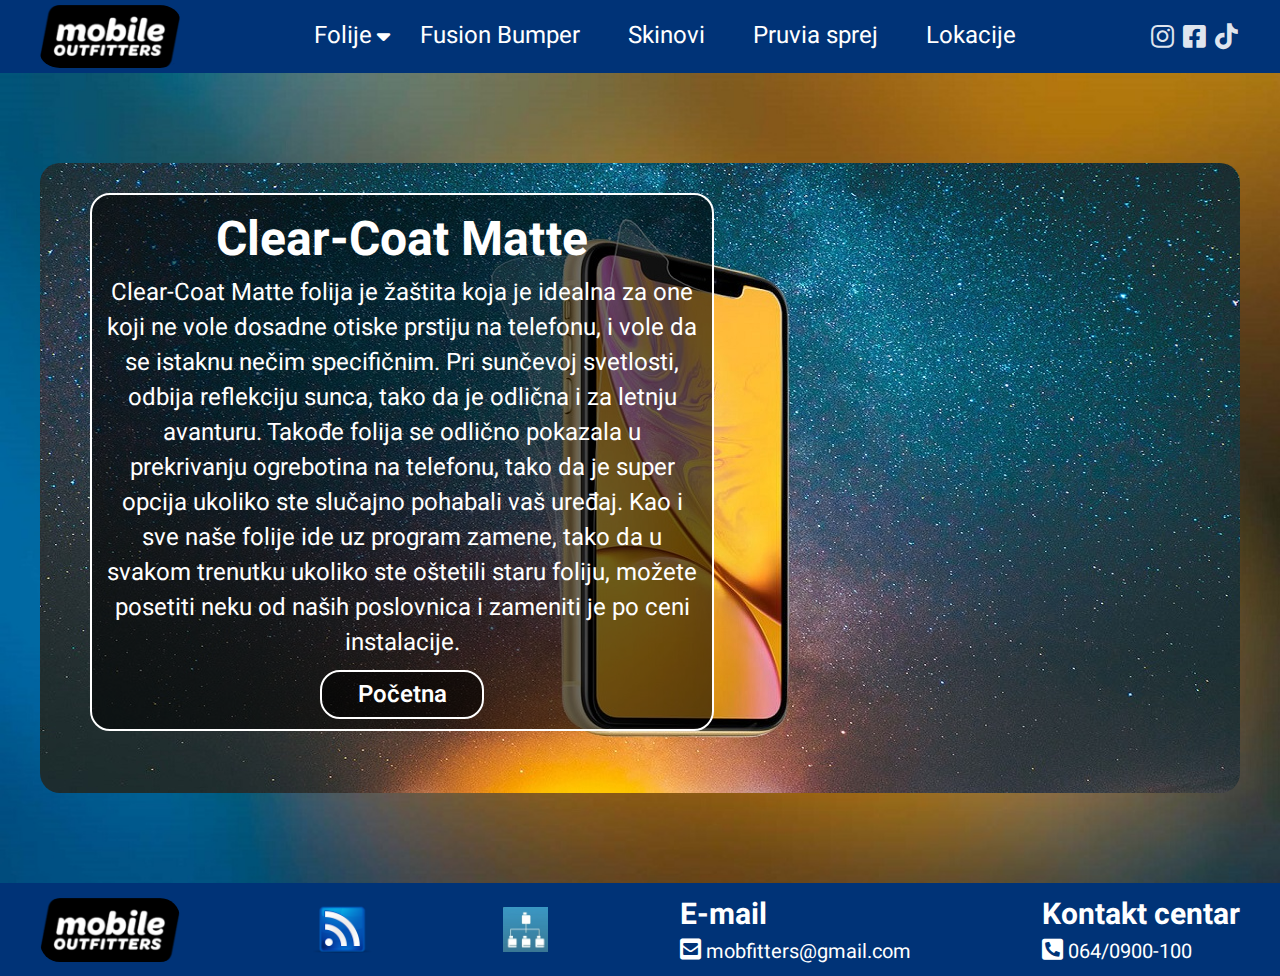
<file: stranice/matte.html>
<!DOCTYPE html>
<html>
    <head>
        <meta charset="utf-8"/>
        <meta name="author" content="Nikola Janjić"/>
        <meta name="keywords" content="matte, Clear Coat Matte"/>
        <meta name="desription" content="folija koja sprečava otiske prstiju"/>
        <link rel="preconnect" href="https://fonts.googleapis.com"/>
        <link rel="preconnect" href="https://fonts.gstatic.com" crossorigin/>
        <link rel="stylesheet" href="https://fonts.googleapis.com/css2?family=Heebo:wght@200;300;400;600;700;800;900&amp;display=swap"/> 
        <title>Clear-Coat Matte</title>
        <link rel="icon" href="../slike/Mobile-Outfitters-Logo.png" />
        <link rel="stylesheet" type="text/css" href="../css/style.css"/>
        <link rel="stylesheet" href="../fontawesome-free-5.15.4-web/css/all.min.css" />
    </head>
    <body>
        <section>
            <header>
                <div class="wrapper">
                    <div class="logo">
                        <a href="../index.html"><img src="../slike/Mobile-Outfitters-Logo.png" alt="Logo"/></a>
                    </div>
                    <nav>
                        <ul>
                            <li><a href="#">Folije <i class="fas fa-sort-down"></i></a>
                                <ul>
                                    <li><a href="../stranice/original.html">Clear-Coat Original</a></li>
                                    <li><a href="../stranice/matte.html">Clear-Coat Matte</a></li>
                                    <li><a href="../stranice/fusion.html">Clear-Coat Fusion</a></li>
                                </ul>
                            </li>
                            <li><a href="../stranice/bumper.html">Fusion Bumper</a></li>
                            <li><a href="../stranice/skins.html">Skinovi</a></li>
                            <li><a href="../stranice/pruvia.html">Pruvia sprej</a></li>
                            <li><a href="../stranice/lokacije.html">Lokacije</a></li>
                        </ul>
                    </nav>
                    <div id="social">
                        <a href="https://www.instagram.com/mobileoutfitterssrbija/?hl=en" target="_blank"><i class="fab fa-instagram mreze"></i></a>
                        <a href="https://www.facebook.com/mobileoutfittersserbia/" target="_blank"><i class="fab fa-facebook-square mreze"></i></a>
                        <a href="https://twitter.com/mobileoutfitter?lang=fr" target="_blank"><i class="fab fa-tiktok mreze"></i></a>
                    </div>
            </div><!--end of .wrapper-->
        </header><!--end of header-->
        
        <div id="mainMatte">
            <div class="wrapper">
                <div class="veciTekst">
                    <h1>Clear-Coat Matte</h1>
                    <p>Clear-Coat Matte folija je žaštita koja je idealna za one koji ne vole dosadne otiske prstiju na telefonu, i vole da se istaknu nečim specifičnim. Pri sunčevoj svetlosti, odbija reflekciju sunca, tako da je odlična i za letnju avanturu. Takođe folija se odlično pokazala u prekrivanju ogrebotina na telefonu, tako da je super opcija ukoliko ste slučajno pohabali vaš uređaj. Kao i sve naše folije ide uz program zamene, tako da u svakom trenutku ukoliko ste oštetili staru foliju, možete posetiti neku od naših poslovnica i zameniti je po ceni instalacije.</p>
                    <span class="spanTeksta"><a href="../index.html">Početna</a></span>
                </div>
            </div><!-- end of .wrapper -->
        </div><!-- end of #mainOriginal -->

        <footer>
            <div class="wrapper">
                <div class="logo">
                    <a href="../index.html"><img src="../slike/Mobile-Outfitters-Logo.png" alt="logo"/></a> 
                </div>
                <div id="rss">
                    <a href="../rss.xml" target="_blank"><img src="../slike/rss_blue.png" alt="rssIcon" /></a>
                </div>
                <div id="sitemap">
                    <a href="../sitemap.xml" target="_blank"><img src="../slike/sitemap.jpg" alt="sitemap"/></a>
                </div>
                <div id="email" class="infPoz">
                    <ul>
                        <li><h2>E-mail</h2></li>
                        <li><a href="http://gmail.com" target="_blank"><i class="fas fa-envelope-square ikonsFooter"></i> mobfitters&#64;gmail&#46;com</a></li>
                    </ul>
                </div>
                <div class="infPoz">
                    <ul>
                        <li><h2>Kontakt centar</h2></li>
                        <li><i class="fas fa-phone-square-alt ikonsFooter"></i> 064/0900-100</li>
                    </ul>
                </div>
            </div><!--end of .wrapper-->
        </footer><!-- end of footer-->
    </section>
    </body>
</html>
</file>
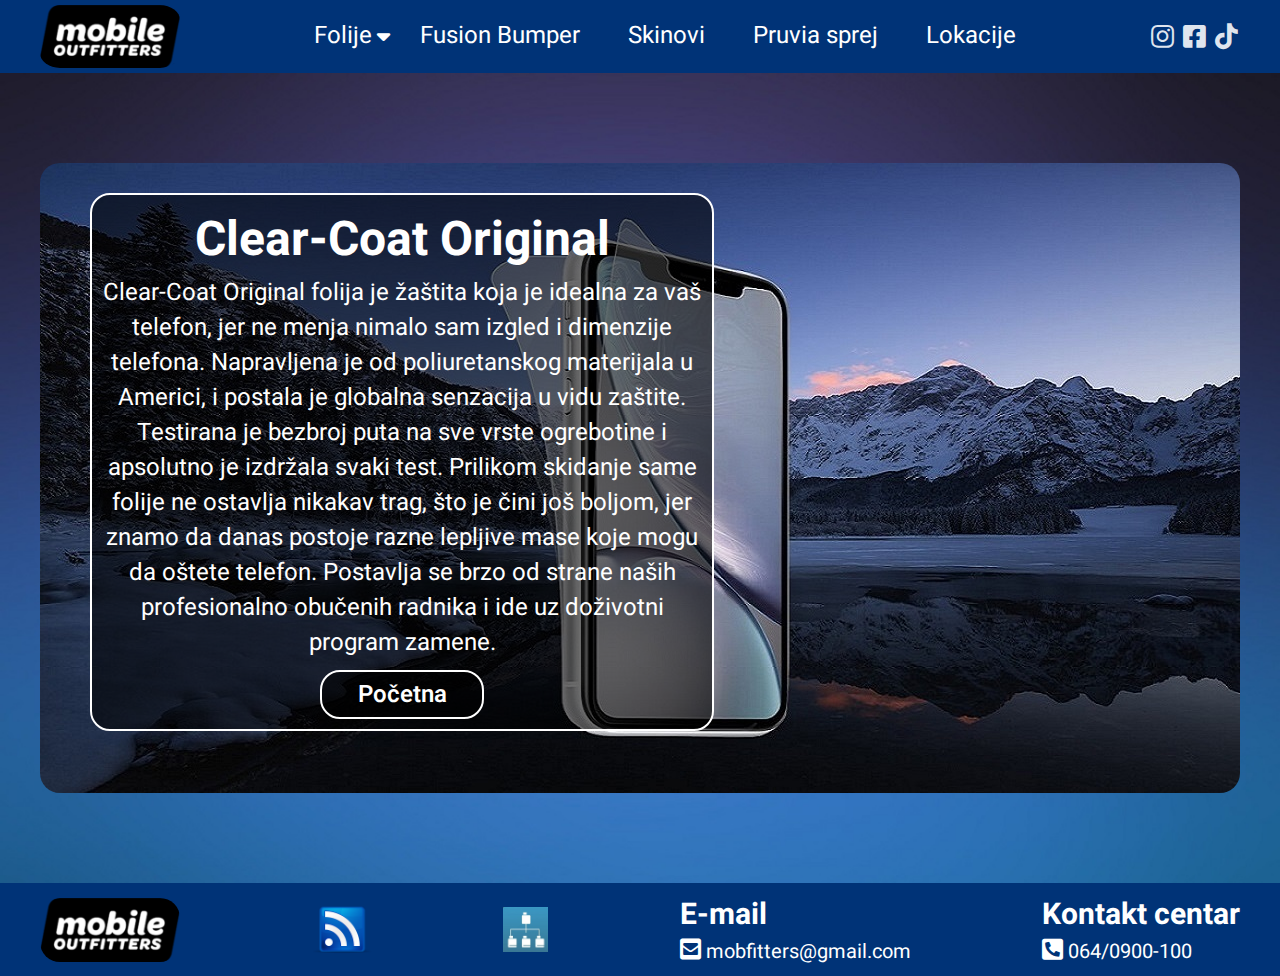
<file: stranice/original.html>
<!DOCTYPE html>
<html>
    <head>
        <meta charset="utf-8"/>
        <meta name="author" content="Nikola Janjić"/>
        <meta name="keywords" content="original, Clear Coat Original"/>
        <meta name="desription" content="idealna folija za sjaj i nepromenjen izgled vašeg uređaja"/>
        <link rel="preconnect" href="https://fonts.googleapis.com"/>
        <link rel="preconnect" href="https://fonts.gstatic.com" crossorigin/>
        <link rel="stylesheet" href="https://fonts.googleapis.com/css2?family=Heebo:wght@200;300;400;600;700;800;900&amp;display=swap"/> 
        <title>Clear-Coat Original</title>
        <link rel="icon" href="../slike/Mobile-Outfitters-Logo.png" />
        <link rel="stylesheet" type="text/css" href="../css/style.css"/>
        <link rel="stylesheet" href="../fontawesome-free-5.15.4-web/css/all.min.css" />
    </head>
    <body>
        <section>
            <header>
                <div class="wrapper">
                    <div class="logo">
                        <a href="../index.html"><img src="../slike/Mobile-Outfitters-Logo.png" alt="Logo"/></a>
                    </div>
                    <nav>
                        <ul>
                            <li><a href="#">Folije <i class="fas fa-sort-down"></i></a>
                                <ul>
                                    <li><a href="../stranice/original.html">Clear-Coat Original</a></li>
                                    <li><a href="../stranice/matte.html">Clear-Coat Matte</a></li>
                                    <li><a href="../stranice/fusion.html">Clear-Coat Fusion</a></li>
                                </ul>
                            </li>
                            <li><a href="../stranice/bumper.html">Fusion Bumper</a></li>
                            <li><a href="../stranice/skins.html">Skinovi</a></li>
                            <li><a href="../stranice/pruvia.html">Pruvia sprej</a></li>
                            <li><a href="../stranice/lokacije.html">Lokacije</a></li>
                        </ul>
                    </nav>
                    <div id="social">
                        <a href="https://www.instagram.com/mobileoutfitterssrbija/?hl=en" target="_blank"><i class="fab fa-instagram mreze"></i></a>
                        <a href="https://www.facebook.com/mobileoutfittersserbia/" target="_blank"><i class="fab fa-facebook-square mreze"></i></a>
                        <a href="https://twitter.com/mobileoutfitter?lang=fr" target="_blank"><i class="fab fa-tiktok mreze"></i></a>
                    </div>
            </div><!--end of .wrapper-->
        </header><!--end of header-->
        
        <div id="mainOriginal">
            <div class="wrapper">
                <div class="veciTekst">
                    <h1>Clear-Coat Original</h1>
                    <p>Clear-Coat Original folija je žaštita koja je idealna za vaš telefon, jer ne menja nimalo sam izgled i dimenzije telefona. Napravljena je od poliuretanskog materijala u Americi, i postala je globalna senzacija u vidu zaštite. Testirana je bezbroj puta na sve vrste ogrebotine i apsolutno je izdržala svaki test. Prilikom skidanje same folije ne ostavlja nikakav trag, što je čini još boljom, jer znamo da danas postoje razne lepljive mase koje mogu da oštete telefon. Postavlja se brzo od strane naših profesionalno obučenih radnika i ide uz doživotni program zamene.</p>
                    <span class="spanTeksta"><a href="../index.html">Početna</a></span>
                </div>
            </div><!-- end of .wrapper -->
        </div><!-- end of #mainOriginal -->

        <footer>
            <div class="wrapper">
                <div class="logo">
                    <a href="../index.html"><img src="../slike/Mobile-Outfitters-Logo.png" alt="logo"/></a> 
                </div>
                <div id="rss">
                    <a href="../rss.xml" target="_blank"><img src="../slike/rss_blue.png" alt="rssIcon" /></a>
                </div>
                <div id="sitemap">
                    <a href="../sitemap.xml" target="_blank"><img src="../slike/sitemap.jpg" alt="sitemap"/></a>
                </div>
                <div id="email" class="infPoz">
                    <ul>
                        <li><h2>E-mail</h2></li>
                        <li><a href="http://gmail.com" target="_blank"><i class="fas fa-envelope-square ikonsFooter"></i> mobfitters&#64;gmail&#46;com</a></li>
                    </ul>
                </div>
                <div class="infPoz">
                    <ul>
                        <li><h2>Kontakt centar</h2></li>
                        <li><i class="fas fa-phone-square-alt ikonsFooter"></i> 064/0900-100</li>
                    </ul>
                </div>
            </div><!--end of .wrapper-->
        </footer><!-- end of footer-->
    </section>
    </body>
</html>
</file>
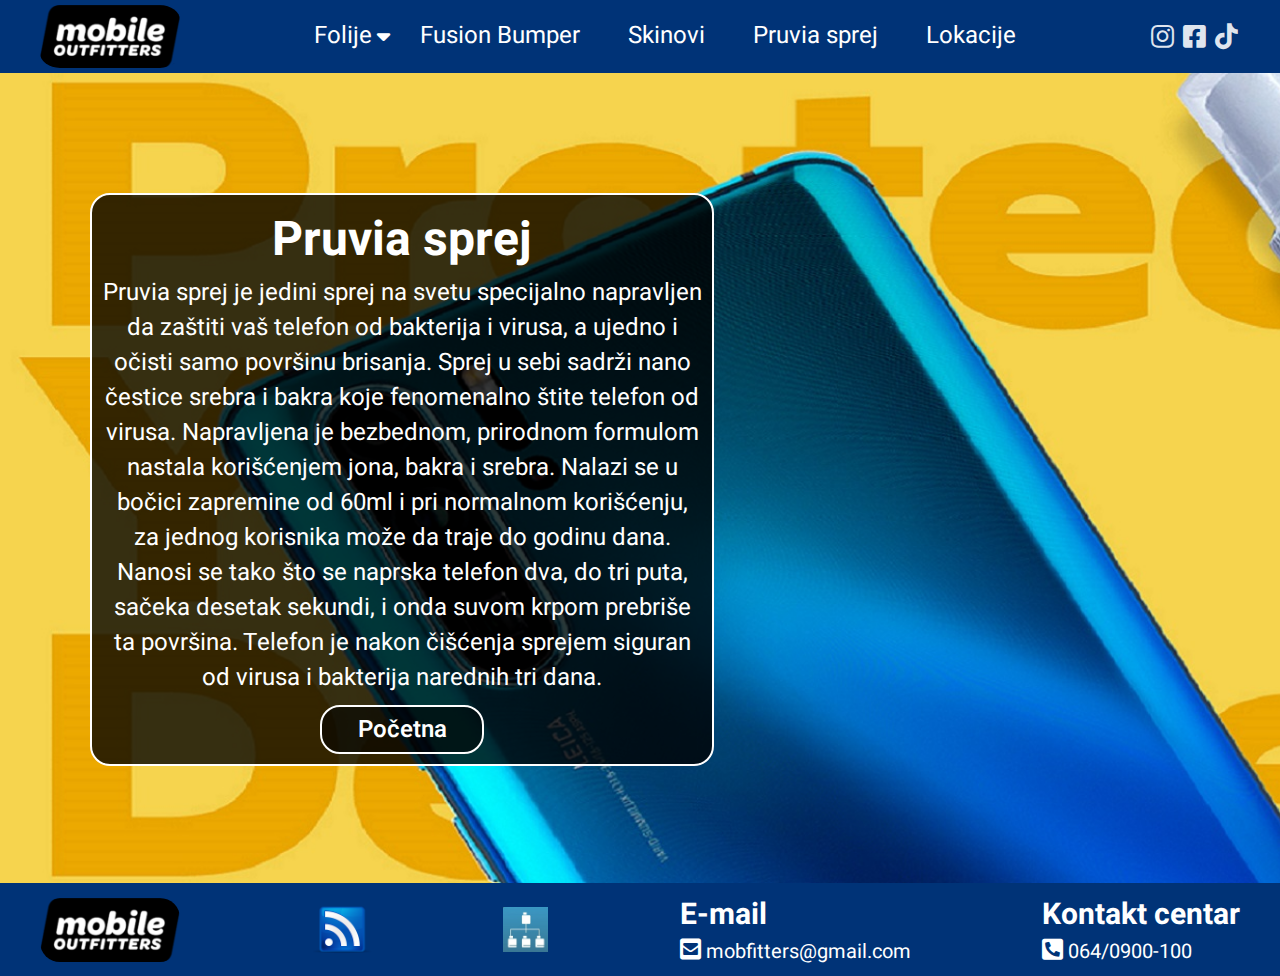
<file: stranice/pruvia.html>
<!DOCTYPE html>
<html>
    <head>
        <meta charset="utf-8"/>
        <meta name="author" content="Nikola Janjić"/>
        <meta name="keywords" content="sprej, pruvia, bakterija i virusa"/>
        <meta name="desription" content="specijalni sprej za zaštitu od bakterija i čišćenje telefona"/>
        <link rel="preconnect" href="https://fonts.googleapis.com"/>
        <link rel="preconnect" href="https://fonts.gstatic.com" crossorigin/>
        <link rel="stylesheet" href="https://fonts.googleapis.com/css2?family=Heebo:wght@200;300;400;600;700;800;900&amp;display=swap"/>  
        <title>Pruvia sprej</title>
        <link rel="icon" href="../slike/Mobile-Outfitters-Logo.png" />
        <link rel="stylesheet" type="text/css" href="../css/style.css"/>
        <link rel="stylesheet" href="../fontawesome-free-5.15.4-web/css/all.min.css" />
    </head>
    <body>
        <section>
                <header>
                    <div class="wrapper">
                        <div class="logo">
                            <a href="../index.html"><img src="../slike/Mobile-Outfitters-Logo.png" alt="Logo"/></a>
                        </div>
                        <nav>
                            <ul>
                                <li><a href="#">Folije <i class="fas fa-sort-down"></i></a>
                                    <ul>
                                        <li><a href="../stranice/original.html">Clear-Coat Original</a></li>
                                        <li><a href="../stranice/matte.html">Clear-Coat Matte</a></li>
                                        <li><a href="../stranice/fusion.html">Clear-Coat Fusion</a></li>
                                    </ul>
                                </li>
                                <li><a href="../stranice/bumper.html">Fusion Bumper</a></li>
                                <li><a href="../stranice/skins.html">Skinovi</a></li>
                                <li><a href="../stranice/pruvia.html">Pruvia sprej</a></li>
                                <li><a href="../stranice/lokacije.html">Lokacije</a></li>
                            </ul>
                        </nav>
                        <div id="social">
                            <a href="https://www.instagram.com/mobileoutfitterssrbija/?hl=en" target="_blank"><i class="fab fa-instagram mreze"></i></a>
                            <a href="https://www.facebook.com/mobileoutfittersserbia/" target="_blank"><i class="fab fa-facebook-square mreze"></i></a>
                            <a href="https://twitter.com/mobileoutfitter?lang=fr" target="_blank"><i class="fab fa-tiktok mreze"></i></a>
                        </div>
                </div><!--end of .wrapper-->
            </header><!--end of header-->
            
            <div id="mainPruvia">
                <div class="wrapper">
                    <div class="veciTekst">
                        <h1>Pruvia sprej</h1>
                        <p>Pruvia sprej je jedini sprej na svetu specijalno napravljen da zaštiti vaš telefon od bakterija i virusa, a ujedno i očisti samo površinu brisanja. Sprej u sebi sadrži nano čestice srebra i bakra koje fenomenalno štite telefon od virusa. Napravljena je bezbednom, prirodnom formulom nastala korišćenjem jona, bakra i srebra. Nalazi se u bočici zapremine od 60ml i pri normalnom korišćenju, za jednog korisnika može da traje do godinu dana. Nanosi se tako što se naprska telefon dva, do tri puta, sačeka desetak sekundi, i onda suvom krpom prebriše ta površina. Telefon je nakon čišćenja sprejem siguran od virusa i bakterija narednih tri dana.
                        <span class="spanTeksta"><a href="../index.html">Početna</a></span>
                    </div>
                </div><!-- end of .wrapper -->
            </div><!-- end of #mainOriginal -->

            <footer>
                <div class="wrapper">
                    <div class="logo">
                        <a href="../index.html"><img src="../slike/Mobile-Outfitters-Logo.png" alt="logo"/></a> 
                    </div>
                    <div id="rss">
                        <a href="../rss.xml" target="_blank"><img src="../slike/rss_blue.png" alt="rssIcon" /></a>
                    </div>
                    <div id="sitemap">
                        <a href="../sitemap.xml" target="_blank"><img src="../slike/sitemap.jpg" alt="sitemap"/></a>
                    </div>
                    <div id="email" class="infPoz">
                        <ul>
                            <li><h2>E-mail</h2></li>
                            <li><a href="http://gmail.com" target="_blank"><i class="fas fa-envelope-square ikonsFooter"></i> mobfitters&#64;gmail&#46;com</a></li>
                        </ul>
                    </div>
                    <div class="infPoz">
                        <ul>
                            <li><h2>Kontakt centar</h2></li>
                            <li><i class="fas fa-phone-square-alt ikonsFooter"></i> 064/0900-100</li>
                        </ul>
                    </div>
                </div><!--end of .wrapper-->
            </footer><!-- end of footer-->
        </section>
    </body>
</html>
</file>
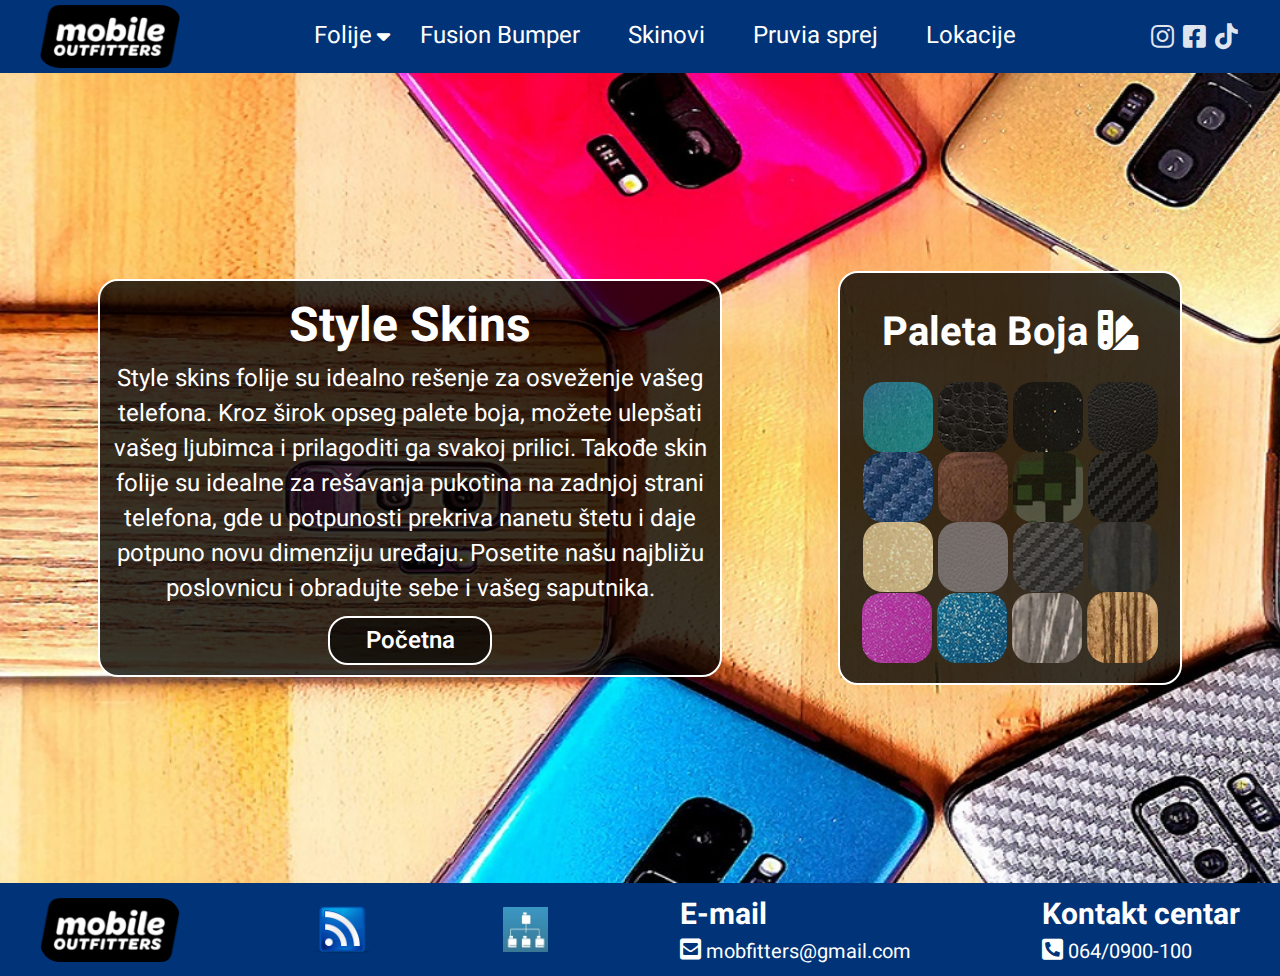
<file: stranice/skins.html>
<!DOCTYPE html>
<html>
    <head>
        <meta charset="utf-8"/>
        <meta name="author" content="Nikola Janjić"/>
        <meta name="keywords" content="style skins, paleta boja"/>
        <meta name="desription" content="Nudimo mnoštvo boja za stilizovanje vašeg uređaja"/>
        <link rel="preconnect" href="https://fonts.googleapis.com"/>
        <link rel="preconnect" href="https://fonts.gstatic.com" crossorigin/>
        <link rel="stylesheet" href="https://fonts.googleapis.com/css2?family=Heebo:wght@200;300;400;600;700;800;900&amp;display=swap"/>  
        <title>Skinovi</title>
        <link rel="icon" href="../slike/Mobile-Outfitters-Logo.png" />
        <link rel="stylesheet" type="text/css" href="../css/style.css"/>
        <link rel="stylesheet" href="../fontawesome-free-5.15.4-web/css/all.min.css" />
    </head>
    <body>
        <section>
            <header>
                <div class="wrapper">
                    <div class="logo">
                        <a href="../index.html"><img src="../slike/Mobile-Outfitters-Logo.png" alt="Logo"/></a>
                    </div>
                    <nav>
                        <ul>
                            <li><a href="#">Folije <i class="fas fa-sort-down"></i></a>
                                <ul>
                                    <li><a href="../stranice/original.html">Clear-Coat Original</a></li>
                                    <li><a href="../stranice/matte.html">Clear-Coat Matte</a></li>
                                    <li><a href="../stranice/fusion.html">Clear-Coat Fusion</a></li>
                                </ul>
                            </li>
                            <li><a href="../stranice/bumper.html">Fusion Bumper</a></li>
                            <li><a href="../stranice/skins.html">Skinovi</a></li>
                            <li><a href="../stranice/pruvia.html">Pruvia sprej</a></li>
                            <li><a href="../stranice/lokacije.html">Lokacije</a></li>
                        </ul>
                    </nav>
                    <div id="social">
                        <a href="https://www.instagram.com/mobileoutfitterssrbija/?hl=en" target="_blank"><i class="fab fa-instagram mreze"></i></a>
                        <a href="https://www.facebook.com/mobileoutfittersserbia/" target="_blank"><i class="fab fa-facebook-square mreze"></i></a>
                        <a href="https://twitter.com/mobileoutfitter?lang=fr" target="_blank"><i class="fab fa-tiktok mreze"></i></a>
                    </div>
            </div><!--end of .wrapper-->
        </header><!--end of header-->
        
        <div id="mainSkins">
            <div class="wrapper">
                <div class="veciTekst">
                    <h1>Style Skins</h1>
                    <p>Style skins folije su idealno rešenje za osveženje vašeg telefona. Kroz širok opseg palete boja, možete ulepšati vašeg ljubimca i prilagoditi ga svakoj prilici. Takođe skin folije su idealne za rešavanja pukotina na zadnjoj strani telefona, gde u potpunosti prekriva nanetu štetu i daje potpuno novu dimenziju uređaju. Posetite našu najbližu poslovnicu i obradujte sebe i vašeg saputnika.</p>
                    <span class="spanTeksta"><a href="../index.html">Početna</a></span>
                </div>
                <div id="paletaBoja">
                    <h1>Paleta Boja <i class="fas fa-swatchbook"></i></h1>
                    <abbr title="aurora"><img src="../slike/paleta boja/style-skins-aurora-2-texture.jpg" alt="aurora" /></abbr>
                    <abbr title="black-alligator-leather"><img src="../slike/paleta boja/style-skins-black-alligator-leather-texture.jpg" alt="aligator" /></abbr>
                    <abbr title="black-embers"><img src="../slike/paleta boja/style-skins-black-embers-texture.jpg" alt="black-embers" /></abbr>
                    <abbr title="black-leather"><img src="../slike/paleta boja/style-skins-black-leather-texture.jpg" alt="black-leather" /></abbr>
                    <abbr title="blue-metallic-carbon"><img src="../slike/paleta boja/style-skins-blue-metallic-carbon-texture.jpg" alt="blue-metallic" /></abbr>
                    <abbr title="brown-leather"><img src="../slike/paleta boja/style-skins-brown-leather-texture.jpg" alt="brown-leather" /></abbr>
                    <abbr title="camo"><img src="../slike/paleta boja/style-skins-camo-texture.jpg" alt="camo" /></abbr>
                    <abbr title="black-carbon"><img src="../slike/paleta boja/style-skins-classic-black-carbon-texture.jpg" alt="black-carbon" /></abbr>
                    <br/>
                    <abbr title="gold-glisten"><img src="../slike/paleta boja/style-skins-gold-glisten-texture.jpg" alt="gold-glisten" /></abbr>
                    <abbr title="gray-leather"><img src="../slike/paleta boja/style-skins-gray-leather-texture.jpg" alt="gray-leather" /></abbr>
                    <abbr title="gun-metal-carbon"><img src="../slike/paleta boja/style-skins-gun-metal-carbon-texture.jpg" alt="gun-metal-carbon" /></abbr>
                    <abbr title="metallic-wenge"><img src="../slike/paleta boja/style-skins-metallic-wenge-texture.jpg" alt="metallic-wenge" /></abbr>
                    <abbr title="pink-glisten"><img src="../slike/paleta boja/style-skins-pink-glisten-texture.jpg" alt="pink-glisten" /></abbr>
                    <abbr title="turquoise-glisten"><img src="../slike/paleta boja/style-skins-turquoise-glisten-texture.jpg" alt="turquoise-glisten" /></abbr>
                    <abbr title="weathered-gray-wood"><img src="../slike/paleta boja/style-skins-weathered-gray-wood-texture.jpg" alt="weathered-gray-wood" /></abbr>
                    <abbr title="zebra-wood"><img src="../slike/paleta boja/style-skins-zebra-wood-texture.jpg" alt="zebra-wood" /></abbr>
                </div><!--end of #paletaBoja-->
            </div><!-- end of .wrapper -->
        </div><!-- end of #mainOriginal -->

        <footer>
            <div class="wrapper">
                <div class="logo">
                    <a href="../index.html"><img src="../slike/Mobile-Outfitters-Logo.png" alt="logo"/></a> 
                </div>
                <div id="rss">
                    <a href="../rss.xml" target="_blank"><img src="../slike/rss_blue.png" alt="rssIcon" /></a>
                </div>
                <div id="sitemap">
                    <a href="../sitemap.xml" target="_blank"><img src="../slike/sitemap.jpg" alt="sitemap"/></a>
                </div>
                <div id="email" class="infPoz">
                    <ul>
                        <li><h2>E-mail</h2></li>
                        <li><a href="http://gmail.com" target="_blank"><i class="fas fa-envelope-square ikonsFooter"></i> mobfitters&#64;gmail&#46;com</a></li>
                    </ul>
                </div>
                <div class="infPoz">
                    <ul>
                        <li><h2>Kontakt centar</h2></li>
                        <li><i class="fas fa-phone-square-alt ikonsFooter"></i> 064/0900-100</li>
                    </ul>
                </div>
            </div><!--end of .wrapper-->
        </footer><!-- end of footer-->
    </section>
    </body>
</html>
</file>
<file: css/style.css>
* {
    margin:0px;
    padding: 0px;
}
body {
    font-family: 'Heebo', Arial, sans-serif;
    font-size:20px;
}
.wrapper {
    margin:0px auto;
    width:1200px;
}
img {
    vertical-align: bottom;
}
header  {
    background-color: rgb(0, 51, 119);
}
.logo img {
    width: 140px;
    border-radius: 20px;
}
header .logo img {
    padding:5px 0 5px 0;
}
#autorSajta span a {
    border-radius: 20px;
    text-align: center;
    padding: 10px 30px 10px 30px;
}
#autorSajta span a:link,
#autorSajta span a:visited {
    text-decoration: none;
    color:#FFF;
}
#autorSajta span a:hover {
    background-color:rgb(0, 51, 119);
}
#autorSajta span a:active {
    background-color:rgb(2, 42, 95);
}
header .wrapper {
    display: flex;
    justify-content: space-between;
}
header ul {
    display: flex;
    justify-content: space-between;
    list-style: none;
}
header ul li {
    position:relative;
}
header .fas {
    position: absolute;
    top:20px;
    right:5px;
}
header ul li a {
    display: block;
    padding: 24px;
    font-size: 24px;
    line-height: 23px;
}
header ul li a:link,
header ul li a:visited {
    color:#FFF;
    text-decoration: none;
}
header ul li a:hover {
    background-color: rgba(211, 211, 211, 0.335);
    border-bottom: 2px solid #FFF;
}
header ul li a:active {
    background-color: rgba(211, 211, 211, 0.185);
}
nav ul li ul {
    position: absolute;
    top:100%;
    left:0px;
    width:300px;
    display: none;
}
nav ul li ul li a:link,
nav ul li ul li a:visited {
    text-decoration: none;
}
nav ul li:hover ul {
    display: block;
    background-color: rgb(0, 51, 119);
    z-index: 50;
    line-height: normal;
}
#social a:link,
#social a:visited {
    color:rgba(255, 255, 255, 0.876);
    text-decoration: none;
}
#social a:hover {
    color:rgb(47, 112, 197);
}
#social a:active {
    color:rgb(26, 87, 167);
}
.mreze {
    font-size: 26px;
    padding: 23px 2px 23px 2px;
}

/*Uvod Index strane */
#uvod {
    background-image: url(../slike/bluephones.jpg);
    background-size: cover;
    background-repeat: no-repeat;
    padding: 95px 0 95px 0;
    position:relative;
}
#uvod .wrapper {
    align-items: center;
    text-align: center;
    display: flex;
    justify-content: space-between;
    width:1400px;
}
#uvodniTekst {
    background-color: rgba(0, 0, 0, 0.705);
    border: 2px solid #FFF;
    width:500px;
    color:#FFF;
    border-radius: 20px;
    padding: 10px;
    margin:0px auto;
    margin-bottom: 20px;
}
#miniTekst {
    font-size: larger;
    margin-top:20px;
}
#uvod span a {
    display: block;
    color:#FFF;
    background-color: rgba(0, 0, 0, 0.705);
    padding: 10px;
    border:1px solid white;
    border-radius: 20px;
    width:140px;
    margin:10px auto;
    font-size: larger;
}
#uvod span a:link,
#uvod span a:visited {
    text-decoration: none;
    border: 2px solid #FFF;
}
#uvod span a:hover {
    background-color: rgb(0, 51, 119);
}
#uvod span a:active {
    background-color:rgb(3, 38, 83);
}
.video {
    height:400px;
    border-radius: 20px;
    cursor:pointer;
}
/*slider Main*/
#textInst h2 {
    width:400px;
    background-color: rgba(0, 0, 0, 0.493);
    color:#FFF;
    margin:0px auto 20px;
    padding: 10px;
    border:1px solid white;
    border-radius: 20px;
}
#galerija {
    padding-top: 10px;
}
#pictSlide {
    height: 500px;
    width:600px;
    border-radius: 20px;
    background-image: url(../slike/animationPict/1.jpg);
    animation: slide 30s infinite;
}
@keyframes slide {
    25%{
        background-image: url(../slike/animationPict/2.jpg);
    }
    50%{
        background-image: url(../slike/animationPict/3.jpg);
    }
    75%{
        background-image: url(../slike/animationPict/4.jpg);
    }
    100%{
        background-image: url(../slike/animationPict/5.jpg);
    }
}

/*glavneFolije na index strani*/
#glavneFolije span a {
    display: block;
    padding: 5px;
    width:150px;
    margin:0 auto;
    border-radius: 20px;
    margin-top: 10px;
    border: 2px solid #FFF;
}
#glavneFolije span a:link,
#glavneFolije span a:visited {
    text-decoration: none;
    color:#FFF;
}
#glavneFolije span a:link:hover {
    background-color: rgba(128, 128, 128, 0.671);
}
/*span za sve textove folija i proizvoda*/
.spanTeksta a {
    display: block;
    padding: 5px;
    width:150px;
    margin:0 auto;
    border-radius: 20px;
    margin-top: 10px;
    background-color:rgba(0, 0, 0, 0.575);
    border: 2px solid #FFF;
}
.spanTeksta a:link,
.spanTeksta a:visited {
    text-decoration: none;
    color:#FFF;
    font-weight: 600;
}
.spanTeksta a:hover {
    background-color: rgb(47, 112, 197);
}
.tekstMain {
    padding: 30px;
    color:#FFF
}
#clearCoat {
    background-image: url(../slike/blue.jpg);
    background-repeat: no-repeat;
    background-size: cover;
}
.clearCoatFlex {
    display: flex;
    justify-content: center;
    text-align: center;
    background-image: url(../slike/Clear-Cote-Original.jpg);
    background-size: cover;
    border-radius: 20px;
    height: 630px;
    position:relative;
}
#matte {
    background-image: url(../slike/yellow-blue-blurry-background.jpg);
    background-repeat: no-repeat;
    background-size: cover;
}
.matteflex {
    display: flex;
    justify-content: center;
    background-image: url(../slike/Clear-Coat-Matte.jpg);
    background-size: cover;
    background-repeat:no-repeat;
    border-radius: 20px;
    height: 630px;
    align-items: center;
    position:relative;
    text-align: center;
}
#fusion {
    background-image: url(../slike/abstract-red-blue-blur-4k-yt.jpg);
    background-repeat: no-repeat;
    background-size: cover;
}
.fusionflex {
    text-align: center;
    position: relative;
    background-image: url(../slike/fusionn.jpg);
    background-repeat: no-repeat;
    background-size: cover;
    border-radius: 20px;
    height: 630px;
    font-weight:bold;
}
.textFolija h1 {
    margin-bottom: 10px;
}
.textFolija {
    position:absolute;
    top:70px;
    left:30px;
    display: block;
    width:450px;
    font-weight: 400;
    background-color:rgba(0, 0, 0, 0.431);
    padding: 10px;
    border-radius: 20px;
    font-size: larger;
}
.textFolija .inputi a {
    display: inline-block;
    color:#FFF;
    padding: 5px;
    text-decoration: none;
    border:1px solid white;
    width:150px;
    border-radius: 20px;
    border: 2px solid #FFF;
    margin-top: 20px;
}
.textFolija span a:hover {
    background-color:rgb(30, 102, 195);
}
.textFolija span a:active {
    background-color:rgb(26, 91, 177);
}

/*partnerstvo deo */
#partnerstvo {
    padding: 80px 0px 80px 0px;
    background-image: url(../slike/partner.jpg);
    background-repeat: no-repeat;
    background-size: cover;
}
#partnerstvo .wrapper {
    display: flex;
    justify-content: space-between;
    align-items: center;
}
#tekstPartner {
    background-color:rgba(0, 0, 0, 0.87);
    color:#FFF;
    width:500px;
    padding: 20px;
    border-radius: 20px;
    text-align: center;
}
#tekstPartner p {
    font-size: 23px;
}
#tekstPartner h1 {
    margin-bottom: 10px;
}
.iconsPartnership {
    font-size: 30px;
}
#partnerPart {
    width:460px;
    text-align: left;
    background-color:rgba(0, 0, 0, 0.87);
    padding: 30px;
    color:#FFF;
    border-radius: 20px;
}
#text {
    font-family: 'Times New Roman', Times, sans-serif;
    font-size: 20px;
    min-width: 100%;
}
input {
    height: 22px;
    font-size: 20px;
    display:inline-block;
    min-width: 100%;
}
input[type="submit"] {
    background-color: rgb(0, 51, 119);
    margin-bottom: 5px;
}
input[type="reset"] {
    background-color: rgb(39, 39, 39);
}
input[type="submit"], input[type="reset"]{
    font-size: 16px;
    border-radius: 5px;
    cursor: pointer;
    width:100%;
    color:#FFF;
    width:464px;
    height: 30px;
    font-weight: bold;
}
input[type="submit"]:hover {
    background-color: rgba(1, 27, 61, 0.931);
}
input[type="reset"]:hover {
    background-color: rgba(31, 31, 31, 0.473);
}
footer {
    background-color: rgb(0, 51, 119);
    padding: 10px;
}

/*footer*/

footer .wrapper {
    display: flex;
    justify-content: space-between;
    align-items: center;
    border-radius: 15px;
}
footer ul{
    list-style: none;
    color:#FFF;
}
footer ul a:link,
footer ul a:visited {
    text-decoration: none;
    color:#FFF;
}
footer ul a:hover {
    color:rgb(47, 112, 197);
}
footer ul a:active {
    color:rgb(48, 107, 184);
}
.ikonsFooter {
    font-size: larger;
}
#rss img {
    width:60px;
}
#sitemap img {
    width:45px;
}

/*Cenovnik*/
#centar {
    background-image:url(../slike/products.jpg);
    background-size: cover;
    background-repeat: no-repeat;
}
#centar .wrapper{
    padding: 110px 0px 110px 0px;
    display: flex;
    justify-content: center;
    position: relative;
}
#tabelaCene {
    font-size: 30px;
    text-align: center;
    background-color: rgba(0, 0, 0, 0.74);
    color:#FFF;
    border-radius: 10px;
}
#tabelaCene tr td,#tabelaCene tr th {
    padding: 5px;
}
caption h1 {
    background-color:rgba(0, 0, 0, 0.644);
    border-radius: 10px;
}
#smernice {
    display: block;
    position: absolute;
    bottom: 20px;
}
#smernice table {
    color:#FFF;
    background-color:rgba(0, 0, 0, 0.726);
}
#smernice table tr td {
    padding: 3px;
}

/*Autor*/
#glavniDeo {
    background-image: url(../slike/riverBelgrade.jpg);
    background-size: cover;
    background-repeat: no-repeat;
    padding: 10px 0 35px 0;
}
#glavniDeo img {
    height: 600px;
    border-radius: 20px;
}
#glavniDeo .wrapper {
    padding: 82px 0px 82px 0px;
    display: flex;
    justify-content: space-between;
    align-items: flex-start;
    font-size: 20px;
}
#biografija {
    background-color: rgba(0, 0, 0, 0.842);
    color:#FFF;
    width:600px;
    padding: 10px;
    border-radius: 30px;
    position: relative;
    border:2px solid #FFF;
    text-align: center;
}
#biografija span {
    position: absolute;
    border:2px solid #FFF;
    bottom:-65px;
    left:196px;
    background-color: rgba(0, 0, 0, 0.842);
    border-radius: 30px;
    padding: 10px;
}
#biografija h1 {
    font-size: 35px;
}

/* Galerija */
#galerijaSlika .wrapper {
    padding: 80px 0px 80px 0px;
    display: flex;
    justify-content: space-between;
    flex-wrap: wrap;
}
#galerijaSlika .wrapper img {
    width:400px;
    height: 400px;
    cursor: pointer;
    opacity: 0.9;
}
#galerijaSlika .wrapper img:hover {
    opacity: 1;
}
abbr {
    font-size: 25px;
}

/* Original */
#mainOriginal {
    background-image: url(../slike/blue.jpg);
    background-size: cover;
    background-repeat: no-repeat;
    padding: 90px 0px 90px 0px;
}
#mainOriginal .wrapper {
    background-image: url(../slike/Clear-Cote-Original.jpg);
    background-size: cover;
    background-repeat: no-repeat;
    height: 630px;
    position:relative;
    border-radius: 20px;
}
.veciTekst {
    display: block;
    position: absolute;
    width:600px;
    background-color:rgba(0, 0, 0, 0.575);
    text-align: center;
    color:#FFF;
    padding: 10px;
    border-radius: 20px;
    top:30px;
    left:50px;
    font-size: larger;
    border: 2px solid #FFF;
}

/*Matte*/
#mainMatte {
    background-image: url(../slike/yellow-blue-blurry-background.jpg);
    background-size: cover;
    background-repeat: no-repeat;
    padding: 90px 0px 90px 0px;
}
#mainMatte .wrapper {
    background-image: url(../slike/Clear-Coat-Matte.jpg);
    background-size: cover;
    background-repeat: no-repeat;
    height: 630px;
    position:relative;
    border-radius: 20px;
}

/*Fusion*/

#mainFusion {
    background-image: url(../slike/abstract-red-blue-blur-4k-yt.jpg);
    background-size: cover;
    background-repeat: no-repeat;
    padding: 90px 0px 90px 0px;
}
#mainFusion .wrapper {
    background-image: url(../slike/fusionn.jpg);
    background-size: cover;
    background-repeat: no-repeat;
    height: 630px;
    position:relative;
    border-radius: 20px;
}

/* Pruvia */

#mainPruvia {
    background-image: url(../slike/Pruvia-Social.jpg);
    background-size: cover;
    background-repeat: no-repeat;
    padding: 90px 0px 90px 0px;
}
#mainPruvia .wrapper {
    height: 630px;
    position:relative;
    border-radius: 20px;
}
#mainPruvia .veciTekst {
    background-color: rgba(0, 0, 0, 0.781);
}

/* Skins*/

#mainSkins {
    background-color: rgb(146, 146, 146);
    padding: 90px 0px 90px 0px;
    background-image: url(../slike/colors.jpg);
    background-size: cover;
    background-repeat: no-repeat;
}
#mainSkins .wrapper {
    height: 630px;
    display: flex;
    justify-content: space-around;
    align-items: center;
    border-radius: 20px;
}
#mainSkins .veciTekst {
    position: relative;
    top:0;
    left:0;
    background-color: rgba(0, 0, 0, 0.781);
}
#paletaBoja {
    background-color: rgba(0, 0, 0, 0.781);
    border:2px solid #FFF;
    padding: 20px;
    text-align: center;
    color:#FFF;
    width: 300px;
    border-radius: 20px;
}
#paletaBoja h1 {
    margin-bottom: 20px;
    margin-top: 10px;
}
#paletaBoja img {
    border-radius: 20px;
    opacity: 0.8;
}
#paletaBoja img:hover {
    opacity: 1;
    cursor: pointer;
}

/* Bumper */

#mainBumper{
    background-color: rgb(221, 205, 195);
    padding: 90px 0px 90px 0px;
}
#mainBumper .wrapper {
    background-image: url(../slike/Fusion-Bumper.jpg);
    background-size: cover;
    background-repeat: no-repeat;
    height: 630px;
    position:relative;
    border-radius: 20px;
}
#mainBumper .veciTekst {
    background-color: rgba(0, 0, 0, 0.781);
}

/*lokacije*/
.map iframe{
    border-radius: 20px;
}
#mapsFitters {
    background-image:url(../slike/mapss.jpg);
    background-repeat: no-repeat;
    background-size: cover;
    color:#fff;
}

#mapsFitters .wrapper {
    padding: 10px 0 10px 0;
    display: flex;
    justify-content: space-around;
    text-align: center;
}
.textMaps {
    background-color:rgba(0, 0, 0, 0.678);
    flex-basis:500px;
    display: flex;
    align-items: center;
    justify-content: center;
    flex-direction: column;
    border-radius: 20px;
}
</file>
